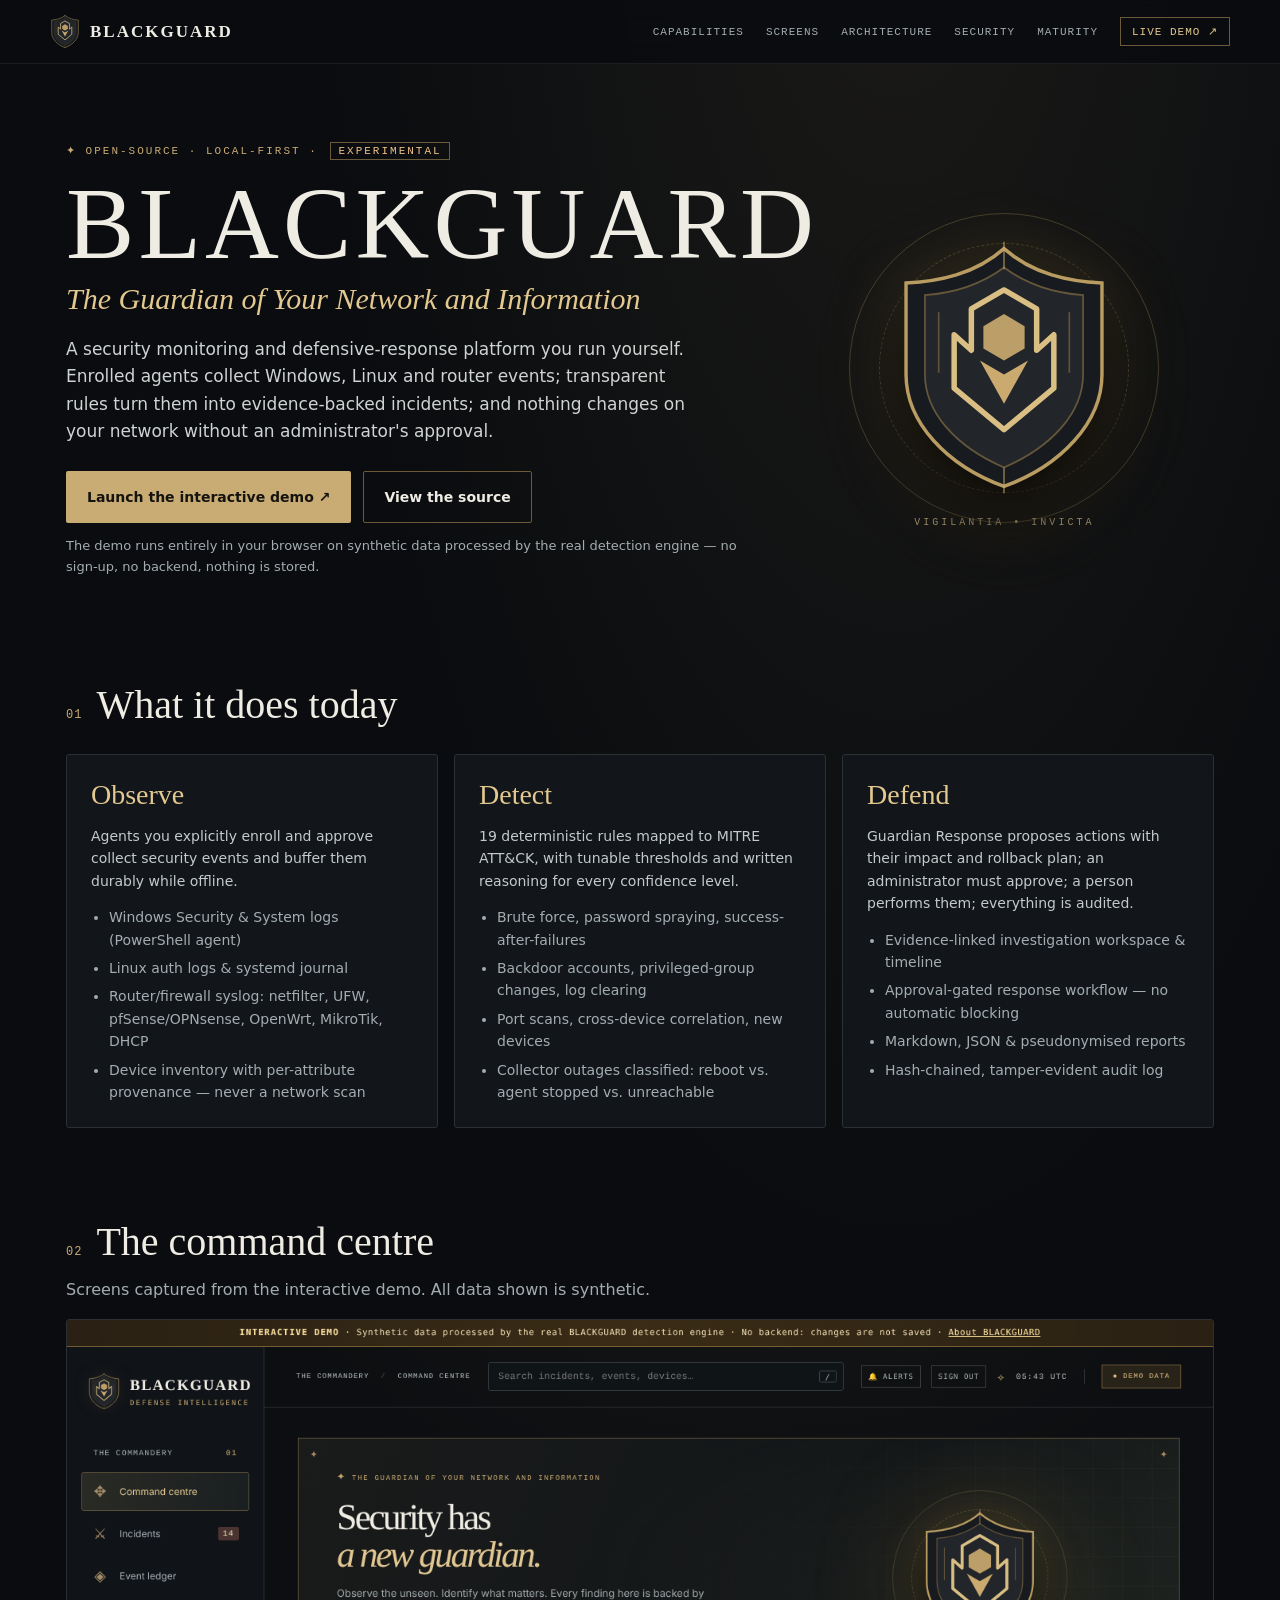
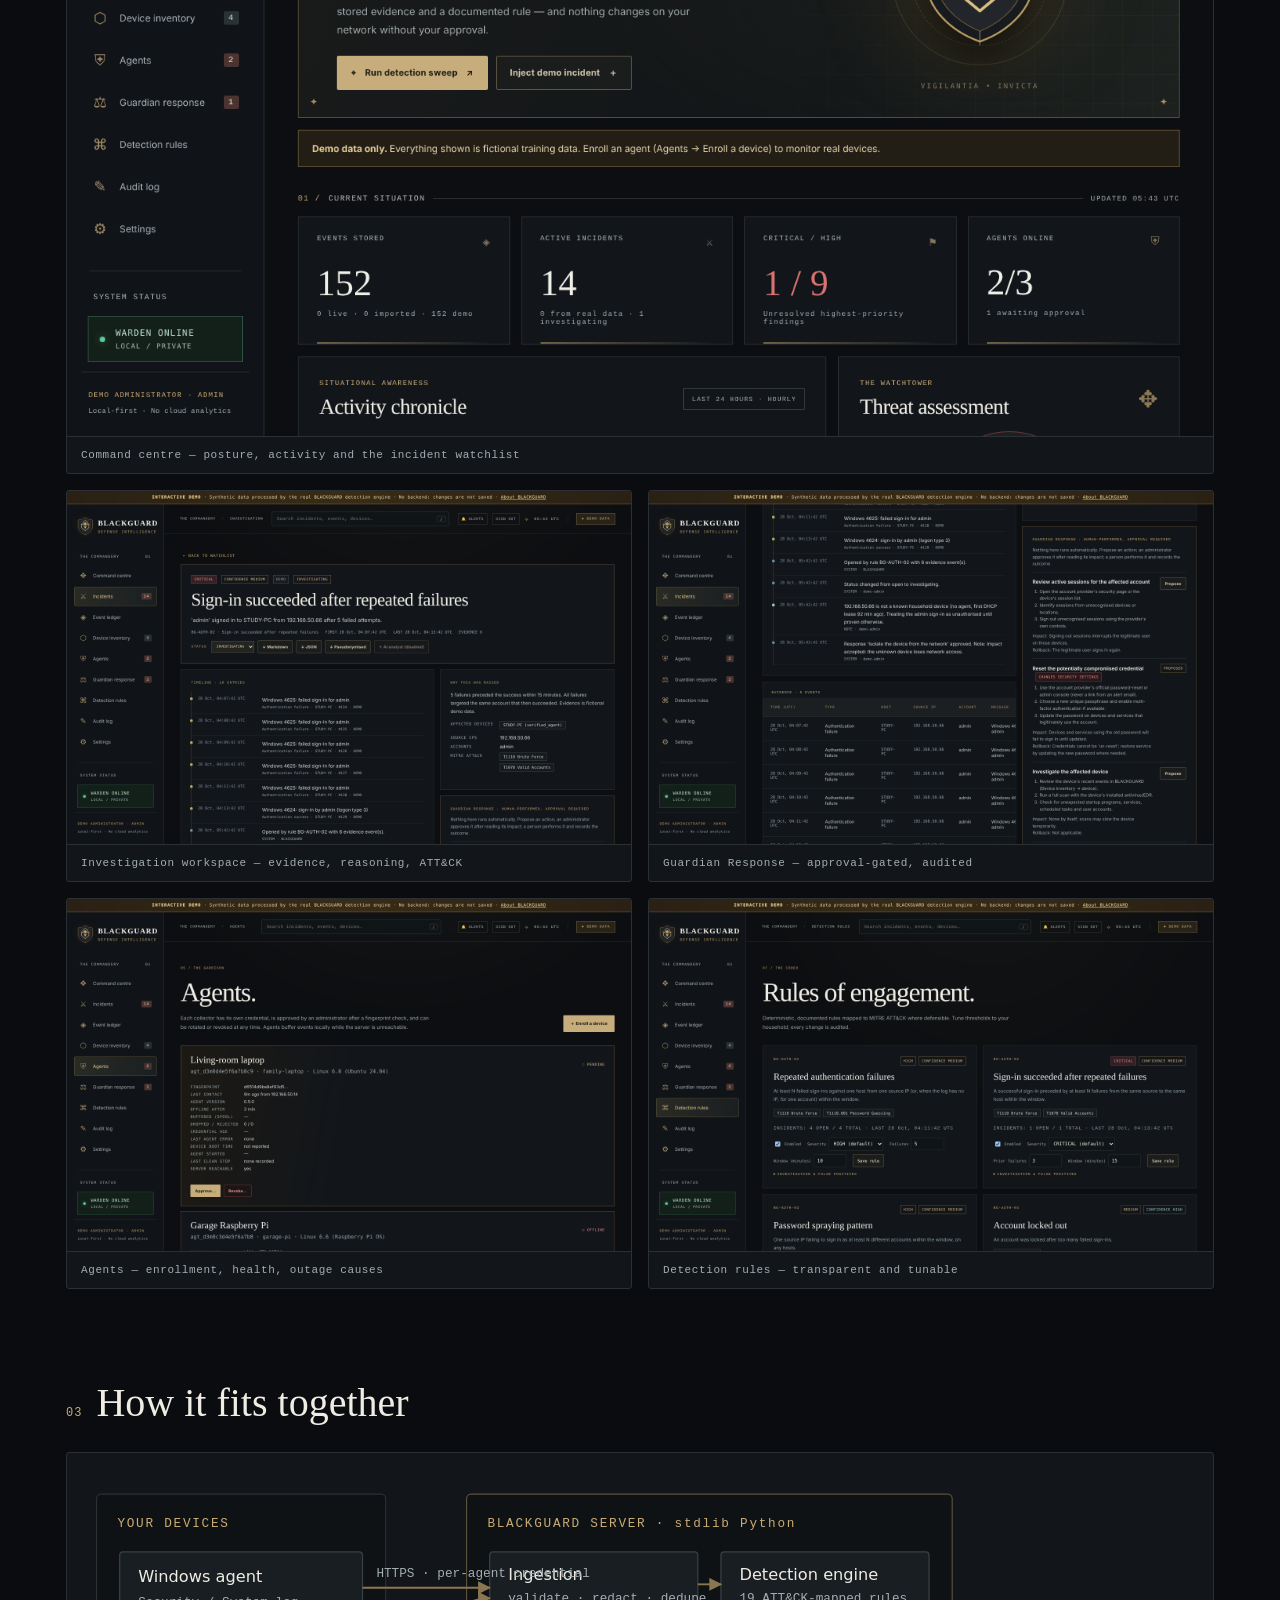
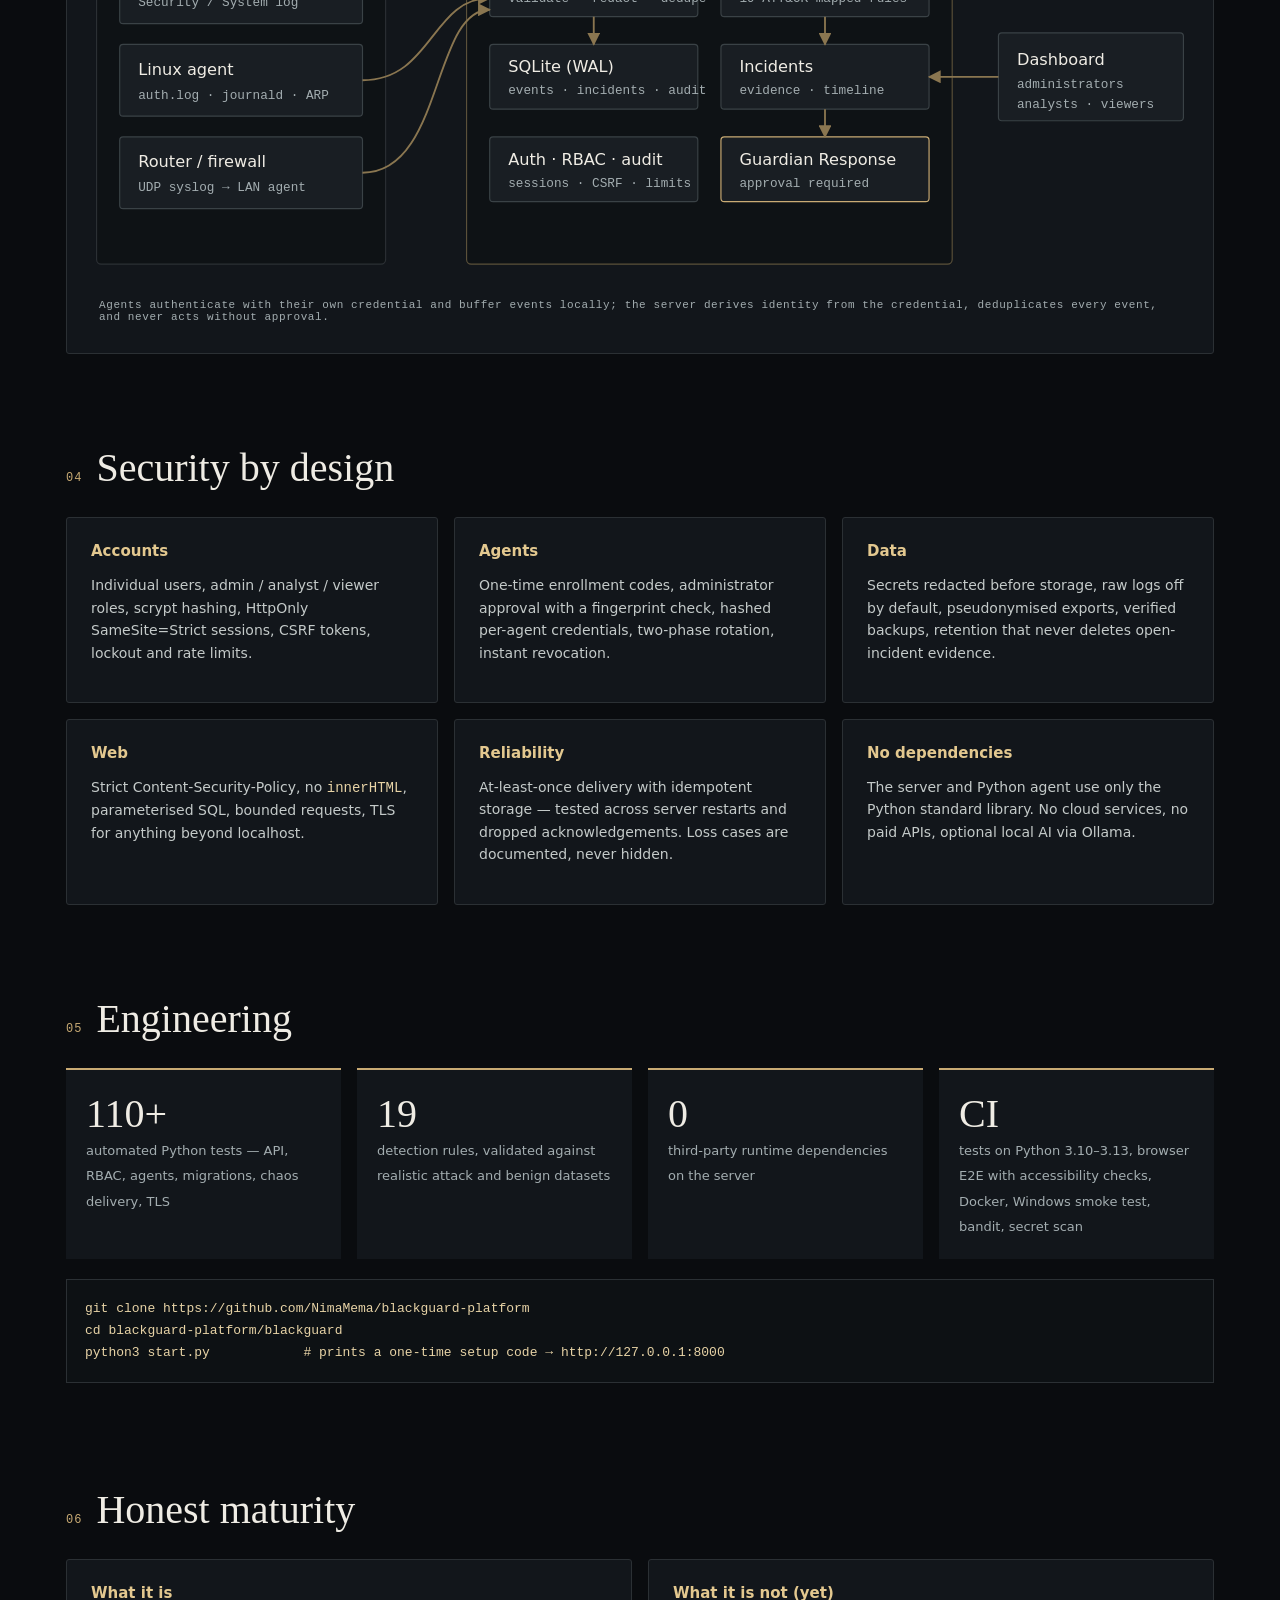
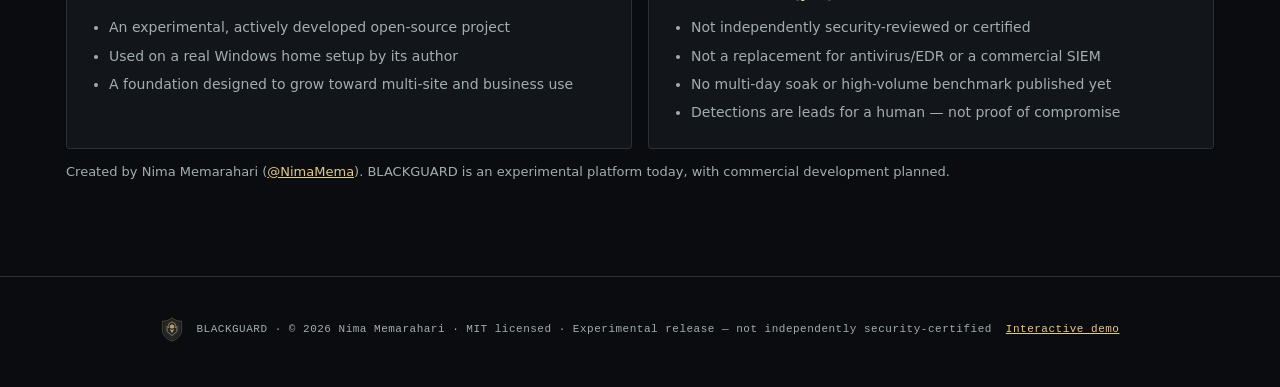
<file: showcase/index.html>
<!DOCTYPE html>
<html lang="en">
<head>
  <meta charset="utf-8">
  <meta name="viewport" content="width=device-width,initial-scale=1">
  <meta http-equiv="Content-Security-Policy" content="default-src 'self'; script-src 'self'; style-src 'self'; img-src 'self' data:; connect-src 'none'; object-src 'none'; base-uri 'none'; form-action 'none'">
  <meta name="theme-color" content="#0a0c0f">
  <meta name="description" content="BLACKGUARD — The Guardian of Your Network and Information. An experimental, local-first, open-source security monitoring platform: agents, explainable detections, evidence-backed incidents and approval-gated response.">
  <meta property="og:title" content="BLACKGUARD — The Guardian of Your Network and Information">
  <meta property="og:description" content="Experimental local-first security monitoring: enrolled agents, explainable ATT&amp;CK-mapped detections, evidence-backed investigations, and responses that never run without approval.">
  <meta property="og:image" content="assets/social-preview.png">
  <title>BLACKGUARD — The Guardian of Your Network and Information</title>
  <link rel="icon" href="assets/shield.svg" type="image/svg+xml">
  <link rel="stylesheet" href="assets/showcase.css">
</head>
<body>
<a class="skip-link" href="#content">Skip to content</a>
<header class="site-header">
  <a class="brand" href="#top" aria-label="BLACKGUARD home"><img src="assets/shield.svg" alt="" width="30" height="35"><span>BLACKGUARD</span></a>
  <nav aria-label="Sections"><a href="#capabilities">Capabilities</a><a href="#screens">Screens</a><a href="#architecture">Architecture</a><a href="#security">Security</a><a href="#maturity">Maturity</a><a class="nav-cta" href="demo/index.html">Live demo ↗</a></nav>
</header>

<main id="content">
<section class="hero" id="top" aria-labelledby="hero-title">
  <div class="hero-copy">
    <p class="eyebrow">✦ OPEN-SOURCE · LOCAL-FIRST · <span class="badge">EXPERIMENTAL</span></p>
    <h1 id="hero-title">BLACKGUARD</h1>
    <p class="tagline">The Guardian of Your Network and Information</p>
    <p class="lede">A security monitoring and defensive-response platform you run yourself. Enrolled agents collect Windows, Linux and router events; transparent rules turn them into evidence-backed incidents; and nothing changes on your network without an administrator's approval.</p>
    <div class="cta-row">
      <a class="btn gold" href="demo/index.html">Launch the interactive demo ↗</a>
      <a class="btn outline" href="https://github.com/NimaMema/blackguard-platform">View the source</a>
    </div>
    <p class="fineprint">The demo runs entirely in your browser on synthetic data processed by the real detection engine — no sign-up, no backend, nothing is stored.</p>
  </div>
  <div class="hero-art" aria-hidden="true"><div class="halo"></div><div class="halo two"></div><img src="assets/shield.svg" alt="" width="220" height="254"><span>VIGILANTIA • INVICTA</span></div>
</section>

<section class="pillars" id="capabilities" aria-labelledby="cap-title">
  <h2 id="cap-title" class="section-title"><span>01</span> What it does today</h2>
  <div class="pillar-grid">
    <article class="pillar"><h3>Observe</h3><p>Agents you explicitly enroll and approve collect security events and buffer them durably while offline.</p>
      <ul><li>Windows Security &amp; System logs (PowerShell agent)</li><li>Linux auth logs &amp; systemd journal</li><li>Router/firewall syslog: netfilter, UFW, pfSense/OPNsense, OpenWrt, MikroTik, DHCP</li><li>Device inventory with per-attribute provenance — never a network scan</li></ul></article>
    <article class="pillar"><h3>Detect</h3><p>19 deterministic rules mapped to MITRE ATT&amp;CK, with tunable thresholds and written reasoning for every confidence level.</p>
      <ul><li>Brute force, password spraying, success-after-failures</li><li>Backdoor accounts, privileged-group changes, log clearing</li><li>Port scans, cross-device correlation, new devices</li><li>Collector outages classified: reboot vs. agent stopped vs. unreachable</li></ul></article>
    <article class="pillar"><h3>Defend</h3><p>Guardian Response proposes actions with their impact and rollback plan; an administrator must approve; a person performs them; everything is audited.</p>
      <ul><li>Evidence-linked investigation workspace &amp; timeline</li><li>Approval-gated response workflow — no automatic blocking</li><li>Markdown, JSON &amp; pseudonymised reports</li><li>Hash-chained, tamper-evident audit log</li></ul></article>
  </div>
</section>

<section id="screens" aria-labelledby="screens-title">
  <h2 id="screens-title" class="section-title"><span>02</span> The command centre</h2>
  <p class="section-lede">Screens captured from the interactive demo. All data shown is synthetic.</p>
  <div class="screens">
    <figure class="wide"><img src="assets/screens/command-centre.png" alt="Command centre: metrics, hourly activity chart, threat posture and active incidents" loading="lazy" width="1440" height="900"><figcaption>Command centre — posture, activity and the incident watchlist</figcaption></figure>
    <figure><img src="assets/screens/investigation.png" alt="Incident investigation workspace with evidence timeline, confidence reasoning and MITRE ATT&amp;CK mapping" loading="lazy" width="1440" height="900"><figcaption>Investigation workspace — evidence, reasoning, ATT&amp;CK</figcaption></figure>
    <figure><img src="assets/screens/response.png" alt="Guardian Response actions with impact statements and approval controls" loading="lazy" width="1440" height="900"><figcaption>Guardian Response — approval-gated, audited</figcaption></figure>
    <figure><img src="assets/screens/agents.png" alt="Agent management showing online, offline and pending agents with health details" loading="lazy" width="1440" height="900"><figcaption>Agents — enrollment, health, outage causes</figcaption></figure>
    <figure><img src="assets/screens/rules.png" alt="Detection rule library with thresholds and ATT&amp;CK links" loading="lazy" width="1440" height="900"><figcaption>Detection rules — transparent and tunable</figcaption></figure>
  </div>
</section>

<section id="architecture" aria-labelledby="arch-title">
  <h2 id="arch-title" class="section-title"><span>03</span> How it fits together</h2>
  <figure class="diagram">
    <svg viewBox="0 0 960 360" role="img" aria-labelledby="arch-desc">
      <title id="arch-desc">Agents on Windows, Linux and a router send events over HTTPS with per-agent credentials to the BLACKGUARD server, which validates, deduplicates and stores them in SQLite, runs detection rules, creates incidents and gates responses behind approval; administrators use the browser dashboard.</title>
      <defs><marker id="arrow" viewBox="0 0 10 10" refX="9" refY="5" markerWidth="7" markerHeight="7" orient="auto"><path d="M0,0 L10,5 L0,10 z" class="ar"/></marker></defs>
      <g class="lane"><rect x="10" y="20" width="250" height="320" rx="4"/><text x="28" y="48" class="lane-t">YOUR DEVICES</text></g>
      <g class="node"><rect x="30" y="70" width="210" height="62" rx="3"/><text x="46" y="96">Windows agent</text><text x="46" y="117" class="sub">Security / System log</text></g>
      <g class="node"><rect x="30" y="150" width="210" height="62" rx="3"/><text x="46" y="176">Linux agent</text><text x="46" y="197" class="sub">auth.log · journald · ARP</text></g>
      <g class="node"><rect x="30" y="230" width="210" height="62" rx="3"/><text x="46" y="256">Router / firewall</text><text x="46" y="277" class="sub">UDP syslog → LAN agent</text></g>
      <g class="lane srv"><rect x="330" y="20" width="420" height="320" rx="4"/><text x="348" y="48" class="lane-t">BLACKGUARD SERVER · stdlib Python</text></g>
      <g class="node"><rect x="350" y="70" width="180" height="56" rx="3"/><text x="366" y="94">Ingestion</text><text x="366" y="113" class="sub">validate · redact · dedupe</text></g>
      <g class="node"><rect x="550" y="70" width="180" height="56" rx="3"/><text x="566" y="94">Detection engine</text><text x="566" y="113" class="sub">19 ATT&amp;CK-mapped rules</text></g>
      <g class="node"><rect x="350" y="150" width="180" height="56" rx="3"/><text x="366" y="174">SQLite (WAL)</text><text x="366" y="193" class="sub">events · incidents · audit</text></g>
      <g class="node"><rect x="550" y="150" width="180" height="56" rx="3"/><text x="566" y="174">Incidents</text><text x="566" y="193" class="sub">evidence · timeline</text></g>
      <g class="node gold"><rect x="550" y="230" width="180" height="56" rx="3"/><text x="566" y="254">Guardian Response</text><text x="566" y="273" class="sub">approval required</text></g>
      <g class="node"><rect x="350" y="230" width="180" height="56" rx="3"/><text x="366" y="254">Auth · RBAC · audit</text><text x="366" y="273" class="sub">sessions · CSRF · limits</text></g>
      <g class="node"><rect x="790" y="140" width="160" height="76" rx="3"/><text x="806" y="168">Dashboard</text><text x="806" y="188" class="sub">administrators</text><text x="806" y="205" class="sub">analysts · viewers</text></g>
      <path class="flow" d="M240 101 H350" marker-end="url(#arrow)"/><path class="flow" d="M240 181 C300 181 300 110 350 110" marker-end="url(#arrow)"/>
      <path class="flow" d="M240 261 C310 261 300 120 350 120" marker-end="url(#arrow)"/>
      <path class="flow" d="M530 98 H550" marker-end="url(#arrow)"/><path class="flow" d="M440 126 V150" marker-end="url(#arrow)"/>
      <path class="flow" d="M640 126 V150" marker-end="url(#arrow)"/><path class="flow" d="M640 206 V230" marker-end="url(#arrow)"/>
      <path class="flow" d="M790 178 H730" marker-end="url(#arrow)"/>
      <text x="252" y="92" class="sub">HTTPS · per-agent credential</text>
    </svg>
    <figcaption>Agents authenticate with their own credential and buffer events locally; the server derives identity from the credential, deduplicates every event, and never acts without approval.</figcaption>
  </figure>
</section>

<section id="security" aria-labelledby="sec-title">
  <h2 id="sec-title" class="section-title"><span>04</span> Security by design</h2>
  <div class="facts">
    <div><h3>Accounts</h3><p>Individual users, admin / analyst / viewer roles, scrypt hashing, HttpOnly SameSite=Strict sessions, CSRF tokens, lockout and rate limits.</p></div>
    <div><h3>Agents</h3><p>One-time enrollment codes, administrator approval with a fingerprint check, hashed per-agent credentials, two-phase rotation, instant revocation.</p></div>
    <div><h3>Data</h3><p>Secrets redacted before storage, raw logs off by default, pseudonymised exports, verified backups, retention that never deletes open-incident evidence.</p></div>
    <div><h3>Web</h3><p>Strict Content-Security-Policy, no <code>innerHTML</code>, parameterised SQL, bounded requests, TLS for anything beyond localhost.</p></div>
    <div><h3>Reliability</h3><p>At-least-once delivery with idempotent storage — tested across server restarts and dropped acknowledgements. Loss cases are documented, never hidden.</p></div>
    <div><h3>No dependencies</h3><p>The server and Python agent use only the Python standard library. No cloud services, no paid APIs, optional local AI via Ollama.</p></div>
  </div>
</section>

<section id="engineering" aria-labelledby="eng-title">
  <h2 id="eng-title" class="section-title"><span>05</span> Engineering</h2>
  <div class="stats">
    <div><strong>110+</strong><span>automated Python tests — API, RBAC, agents, migrations, chaos delivery, TLS</span></div>
    <div><strong>19</strong><span>detection rules, validated against realistic attack and benign datasets</span></div>
    <div><strong>0</strong><span>third-party runtime dependencies on the server</span></div>
    <div><strong>CI</strong><span>tests on Python 3.10–3.13, browser E2E with accessibility checks, Docker, Windows smoke test, bandit, secret scan</span></div>
  </div>
  <pre class="code" aria-label="Quick start"><code>git clone https://github.com/NimaMema/blackguard-platform
cd blackguard-platform/blackguard
python3 start.py            # prints a one-time setup code → http://127.0.0.1:8000</code></pre>
</section>

<section id="maturity" class="maturity" aria-labelledby="mat-title">
  <h2 id="mat-title" class="section-title"><span>06</span> Honest maturity</h2>
  <div class="maturity-grid">
    <div><h3>What it is</h3><ul><li>An experimental, actively developed open-source project</li><li>Used on a real Windows home setup by its author</li><li>A foundation designed to grow toward multi-site and business use</li></ul></div>
    <div><h3>What it is not (yet)</h3><ul><li>Not independently security-reviewed or certified</li><li>Not a replacement for antivirus/EDR or a commercial SIEM</li><li>No multi-day soak or high-volume benchmark published yet</li><li>Detections are leads for a human — not proof of compromise</li></ul></div>
  </div>
  <p class="fineprint">Created by Nima Memarahari (<a href="https://github.com/NimaMema">@NimaMema</a>). BLACKGUARD is an experimental platform today, with commercial development planned.</p>
</section>
</main>

<footer class="site-footer"><img src="assets/shield.svg" alt="" width="22" height="25"><span>BLACKGUARD · © 2026 Nima Memarahari · MIT licensed · Experimental release — not independently security-certified</span><a href="demo/index.html">Interactive demo</a></footer>
</body>
</html>
</file>
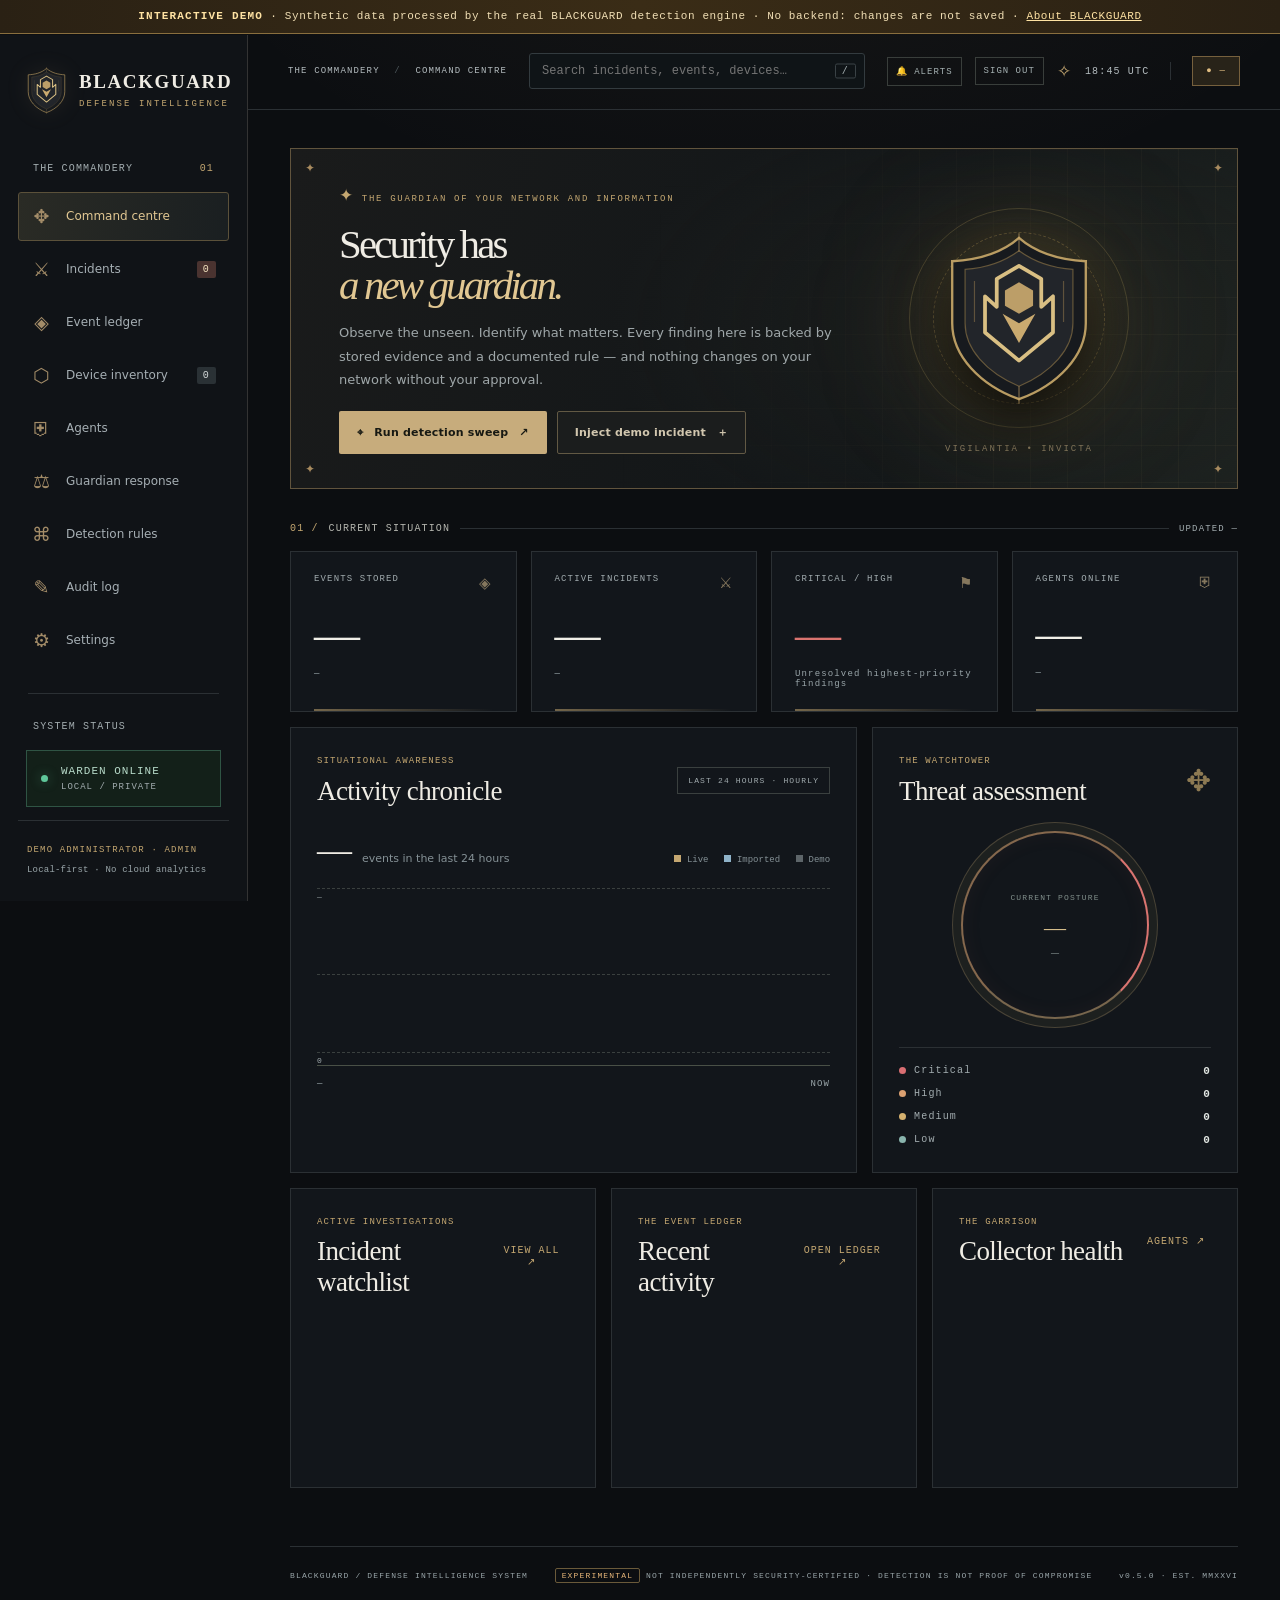
<file: showcase/demo/index.html>
<!DOCTYPE html>
<html lang="en">
<head>
  <meta charset="utf-8">
  <meta name="viewport" content="width=device-width,initial-scale=1">
  <meta name="theme-color" content="#0d1014">
  <meta name="description" content="BLACKGUARD — The guardian of your network and information. Local-first defensive security monitoring.">
  <title>BLACKGUARD — Interactive Demo</title>
  <link rel="icon" href="shield.svg" type="image/svg+xml">
  <link rel="stylesheet" href="style.css">
  <meta http-equiv="Content-Security-Policy" content="default-src 'self'; script-src 'self'; style-src 'self'; img-src 'self' data:; connect-src 'none'; object-src 'none'; base-uri 'none'; form-action 'none'">
  <link rel="stylesheet" href="demo.css">
  <script src="demo-data.js" defer></script>
  <script src="demo-api.js" defer></script>
  <script src="app.js" defer></script>
</head>
<body>
<a class="skip-link" href="#main">Skip to main content</a>
<div class="demo-ribbon" role="note"><strong>INTERACTIVE DEMO</strong> · Synthetic data processed by the real BLACKGUARD detection engine · No backend: changes are not saved · <a href="../index.html">About BLACKGUARD</a></div>
<div id="authGate" class="auth-gate" role="dialog" aria-modal="true" aria-labelledby="authTitle">
  <div class="auth-card decorated">
    <img src="shield.svg" alt="BLACKGUARD crest" width="74" height="85">
    <div class="micro gold" id="authEyebrow">RESTRICTED COMMANDERY</div>
    <h1 id="authTitle">Enter the keep.</h1>
    <p id="authIntro">Sign in with your BLACKGUARD account.</p>
    <form id="loginForm">
      <label for="loginUser">USERNAME</label>
      <input id="loginUser" autocomplete="username" spellcheck="false" required maxlength="40">
      <label for="loginPass">PASSWORD</label>
      <input id="loginPass" type="password" autocomplete="current-password" required maxlength="256">
      <button class="btn gold-btn" type="submit">Unlock command centre ↗</button>
    </form>
    <form id="setupForm" hidden>
      <label for="setupCode">ONE-TIME SETUP CODE</label>
      <input id="setupCode" autocomplete="off" spellcheck="false" required placeholder="Printed in the server console">
      <label for="setupUser">ADMINISTRATOR USERNAME</label>
      <input id="setupUser" autocomplete="username" spellcheck="false" required minlength="3" maxlength="40" pattern="[A-Za-z0-9_.\-]{3,40}">
      <label for="setupPass">PASSWORD (12+ CHARACTERS; A PASSPHRASE IS IDEAL)</label>
      <input id="setupPass" type="password" autocomplete="new-password" required minlength="12" maxlength="256">
      <label for="setupPass2">REPEAT PASSWORD</label>
      <input id="setupPass2" type="password" autocomplete="new-password" required minlength="12" maxlength="256">
      <button class="btn gold-btn" type="submit">Create administrator ↗</button>
    </form>
    <small id="authError" role="alert"></small>
  </div>
</div>

<div class="app-shell">
  <aside class="sidebar" id="sidebar">
    <div class="brand">
      <img src="shield.svg" alt="" width="41" height="49">
      <div><strong>BLACKGUARD</strong><span>DEFENSE INTELLIGENCE</span></div>
    </div>
    <div class="sidebar-section">THE COMMANDERY <span>01</span></div>
    <nav aria-label="Main navigation" class="nav-list">
      <button class="nav-item active" data-view="overview"><span class="nav-icon">✥</span> Command centre</button>
      <button class="nav-item" data-view="incidents"><span class="nav-icon">⚔</span> Incidents <span class="nav-count" id="navIncidents">0</span></button>
      <button class="nav-item" data-view="events"><span class="nav-icon">◈</span> Event ledger</button>
      <button class="nav-item" data-view="devices"><span class="nav-icon">⬡</span> Device inventory <span class="nav-count muted-count" id="navDevices">0</span></button>
      <button class="nav-item" data-view="agents"><span class="nav-icon">⛨</span> Agents <span class="nav-count" id="navAgents" hidden>0</span></button>
      <button class="nav-item" data-view="responses"><span class="nav-icon">⚖</span> Guardian response <span class="nav-count" id="navResponses" hidden>0</span></button>
      <button class="nav-item" data-view="rules"><span class="nav-icon">⌘</span> Detection rules</button>
      <button class="nav-item" data-view="audit" data-perm="view_audit"><span class="nav-icon">✎</span> Audit log</button>
      <button class="nav-item" data-view="settings"><span class="nav-icon">⚙</span> Settings</button>
    </nav>
    <div class="sidebar-rule"></div>
    <div class="sidebar-section">SYSTEM STATUS</div>
    <div class="status-card" id="statusCard"><span class="signal"></span><div><strong id="statusTitle">CONNECTING…</strong><small id="statusSub">LOCAL / PRIVATE</small></div></div>
    <div class="sidebar-spacer"></div>
    <div class="sidebar-bottom"><span id="whoami">—</span><small>Local-first · No cloud analytics</small></div>
  </aside>

  <div class="workspace">
    <header class="topbar">
      <div class="topbar-left"><button id="menuToggle" class="menu-toggle" aria-label="Toggle navigation" aria-controls="sidebar">☷</button><span class="micro">THE COMMANDERY <span class="muted">/</span> <span id="currentViewLabel">COMMAND CENTRE</span></span></div>
      <div class="global-search" role="search">
        <label class="sr-only" for="globalSearch">Search incidents, events, devices and agents</label>
        <input id="globalSearch" type="search" placeholder="Search incidents, events, devices…" autocomplete="off" spellcheck="false"
               role="combobox" aria-autocomplete="list" aria-expanded="false" aria-controls="searchResults">
        <kbd class="search-hint" aria-hidden="true">/</kbd>
        <div id="searchResults" class="search-results" role="listbox" aria-label="Search results" hidden></div>
      </div>
      <div class="topbar-right"><button id="enableNotify" class="topbar-action" title="Enable browser notifications">🔔 ALERTS</button><button id="signOut" class="topbar-action" title="Sign out">SIGN OUT</button><span class="tiny-sigil">✧</span> <span id="clock">--:-- UTC</span><span class="line-sep"></span><span class="mode-tag" id="modeTagWrap" title="Which kinds of data are stored">● <span id="modeTag">—</span></span></div>
    </header>
    <main id="main" tabindex="-1">
      <!-- 01 OVERVIEW -->
      <section id="overview" class="view active" aria-labelledby="overviewTitle">
        <div class="hero decorated">
          <div class="hero-copy"><div class="micro gold"><span class="tiny-sigil">✦</span> THE GUARDIAN OF YOUR NETWORK AND INFORMATION</div><h1 id="overviewTitle">Security has<br><em>a new guardian.</em></h1><p>Observe the unseen. Identify what matters. Every finding here is backed by stored evidence and a documented rule — and nothing changes on your network without your approval.</p><div class="hero-actions"><button id="runDetection" class="btn gold-btn" data-perm="detect"><span>⌖</span> Run detection sweep <span>↗</span></button><button id="injectDemo" class="btn outline-btn" data-perm="detect">Inject demo incident <span>＋</span></button></div></div>
          <div class="hero-art"><div class="aura"></div><div class="halo halo-one"></div><div class="halo halo-two"></div><img src="shield.svg" alt="BLACKGUARD heraldic shield" width="202" height="240"><span class="hero-roman">VIGILANTIA • INVICTA</span></div>
          <div class="corner tl">✦</div><div class="corner tr">✦</div><div class="corner bl">✦</div><div class="corner br">✦</div>
        </div>
        <div id="healthBanner" class="data-banner health-banner" role="status" hidden></div>
        <div id="dataBanner" class="data-banner" hidden></div>
        <section id="onboarding" class="panel onboarding" aria-labelledby="onboardingTitle" hidden>
          <div class="panel-head"><div><div class="micro gold">FIRST WATCH</div><h2 id="onboardingTitle">Raise your defences</h2></div><button class="text-link" id="dismissOnboarding">HIDE CHECKLIST ✕</button></div>
          <ol id="onboardingSteps" class="onboarding-steps"></ol>
        </section>
        <div class="section-eyebrow"><span>01 /</span> CURRENT SITUATION <span class="grow-line"></span><span>UPDATED <span id="updatedLabel">—</span></span></div>
        <div class="metrics">
          <article class="metric"><div class="metric-top">EVENTS STORED <span>◈</span></div><div class="metric-number" id="metricEvents">—</div><div class="metric-bottom" id="metricEventsSub">—</div></article>
          <article class="metric"><div class="metric-top">ACTIVE INCIDENTS <span>⚔</span></div><div class="metric-number" id="metricIncidents">—</div><div class="metric-bottom" id="metricIncidentsSub">—</div></article>
          <article class="metric"><div class="metric-top">CRITICAL / HIGH <span>⚑</span></div><div class="metric-number danger" id="metricCritical">—</div><div class="metric-bottom">Unresolved highest-priority findings</div></article>
          <article class="metric"><div class="metric-top">AGENTS ONLINE <span>⛨</span></div><div class="metric-number" id="metricAgents">—</div><div class="metric-bottom" id="metricAgentsSub">—</div></article>
        </div>
        <div class="content-grid">
          <article class="panel telemetry"><div class="panel-head"><div><div class="micro gold">SITUATIONAL AWARENESS</div><h2>Activity chronicle</h2></div><span class="subtle-pill">LAST 24 HOURS · HOURLY</span></div><div class="chart-info"><strong id="chartTotal">—</strong><span>events in the last 24 hours</span><span class="chart-legend"><i class="legend-block live"></i>Live <i class="legend-block imported"></i>Imported <i class="legend-block demo"></i>Demo</span></div><div class="chart-wrap"><div class="chart-grid"><span id="chartMax">—</span><span></span><span>0</span></div><div id="activityChart" class="chart-bars" role="img" aria-label="Hourly event volume"></div></div><div class="chart-caption"><span id="chartStart">—</span><span>NOW</span></div></article>
          <article class="panel watchlist"><div class="panel-head"><div><div class="micro gold">THE WATCHTOWER</div><h2>Threat assessment</h2></div><span class="crest-mark">✥</span></div><div class="threat-ring" id="threatRing"><div class="threat-ring-inner"><span class="micro">CURRENT POSTURE</span><strong id="threatPosture">—</strong><small id="threatSub">—</small></div></div><div class="severity-list"><div><span><i class="dot critical"></i> Critical</span><strong id="countCritical">0</strong></div><div><span><i class="dot high"></i> High</span><strong id="countHigh">0</strong></div><div><span><i class="dot medium"></i> Medium</span><strong id="countMedium">0</strong></div><div><span><i class="dot low"></i> Low</span><strong id="countLow">0</strong></div></div></article>
        </div>
        <div class="content-grid triple-grid">
          <article class="panel"><div class="panel-head"><div><div class="micro gold">ACTIVE INVESTIGATIONS</div><h2>Incident watchlist</h2></div><button class="text-link" data-go="incidents">VIEW ALL ↗</button></div><div id="incidentPreview" class="preview-list"></div></article>
          <article class="panel"><div class="panel-head"><div><div class="micro gold">THE EVENT LEDGER</div><h2>Recent activity</h2></div><button class="text-link" data-go="events">OPEN LEDGER ↗</button></div><div id="eventPreview" class="preview-list"></div></article>
          <article class="panel"><div class="panel-head"><div><div class="micro gold">THE GARRISON</div><h2>Collector health</h2></div><button class="text-link" data-go="agents">AGENTS ↗</button></div><div id="agentPreview" class="preview-list"></div></article>
        </div>
      </section>

      <!-- 02 INCIDENTS -->
      <section id="incidents" class="view">
        <div class="page-heading"><div><div class="micro gold">02 / INCIDENT RESPONSE</div><h1>The watchlist.</h1><p>Every finding names its rule, evidence, confidence and the reasoning behind it. Findings are leads for a human to verify — not proof of compromise.</p></div><div class="hero-actions"><button class="btn outline-btn" id="downloadReport" data-perm="export">↓ Full report</button><button class="btn gold-btn" id="runDetection2" data-perm="detect">⌖ Run detection sweep</button></div></div>
        <form class="filters" id="incidentFilters">
          <input id="incidentSearch" type="search" placeholder="Search title, host, IP, rule…" aria-label="Search incidents">
          <select id="incidentStatus" aria-label="Incident status"><option value="active">Active (open + investigating)</option><option value="">All statuses</option><option value="open">Open</option><option value="investigating">Investigating</option><option value="resolved">Resolved</option></select>
          <select id="incidentSeverity" aria-label="Severity"><option value="">All severities</option><option value="critical">Critical</option><option value="high">High</option><option value="medium">Medium</option><option value="low">Low</option></select>
          <select id="incidentMode" aria-label="Dataset"><option value="">Live, imported and demo</option><option value="live">Live only</option><option value="imported">Imported only</option><option value="demo">Demo only</option></select>
          <span id="incidentResults" class="micro">—</span>
        </form>
        <div id="incidentList" class="incident-list"></div>
      </section>

      <!-- 02b INCIDENT WORKSPACE -->
      <section id="incident" class="view">
        <button class="text-link back-link" data-go="incidents">← BACK TO WATCHLIST</button>
        <div id="incidentWorkspace"></div>
      </section>

      <!-- 03 EVENTS -->
      <section id="events" class="view">
        <div class="page-heading"><div><div class="micro gold">03 / THE ARCHIVE</div><h1>Event ledger.</h1><p>Search every stored event on the server. Each record shows where it came from: a verified agent, an unverified import, the server itself, or fictional demo data.</p></div></div>
        <div class="import-panel panel" data-perm="import"><div><div class="micro gold">CONTROLLED INGESTION</div><h2>Import JSON event records</h2><p>Choose a JSON file with an <code>events</code> array (up to 500 records). Imported records are marked <em>imported / unverified</em> and are deduplicated if imported twice. Only import logs you are authorised to analyse.</p></div><label for="eventFile" class="btn outline-btn" tabindex="0" id="eventFileLabel">Choose JSON file ↗</label><input id="eventFile" type="file" accept=".json,application/json" class="sr-only"></div>
        <form class="filters" id="eventFilters">
          <input id="eventSearch" type="search" placeholder="Search message, account, host, IP…" aria-label="Search events">
          <select id="eventType" aria-label="Event type"><option value="">All event types</option></select>
          <select id="eventMode" aria-label="Origin"><option value="">All origins</option><option value="live">Live</option><option value="imported">Imported</option><option value="demo">Demo</option></select>
          <input id="eventHost" placeholder="Host" aria-label="Host (exact)" class="narrow">
          <input id="eventIp" placeholder="Source IP" aria-label="Source IP (exact)" class="narrow">
          <select id="eventRange" aria-label="Time range"><option value="">Any time</option><option value="60">Last hour</option><option value="1440">Last 24 hours</option><option value="10080">Last 7 days</option><option value="43200">Last 30 days</option><option value="custom">Custom range…</option></select>
          <label class="inline-label custom-range" hidden>From <input id="eventSince" type="datetime-local" aria-label="From (UTC)"></label>
          <label class="inline-label custom-range" hidden>To <input id="eventUntil" type="datetime-local" aria-label="To (UTC)"></label>
          <button class="btn outline-btn small" type="submit">Search</button>
          <button class="btn outline-btn small" type="button" id="eventReset">Reset</button>
          <span id="eventResults" class="micro">—</span>
        </form>
        <div class="panel table-panel"><div class="table-scroll" tabindex="0" role="region" aria-label="Event ledger table (scrollable)"><table class="sortable" id="eventTable"><caption class="sr-only">Stored security events. Column headers sort the loaded rows.</caption><thead><tr><th aria-sort="descending"><button data-sort="timestamp">TIME (UTC)</button></th><th aria-sort="none"><button data-sort="type">TYPE</button></th><th aria-sort="none"><button data-sort="host">HOST</button></th><th aria-sort="none"><button data-sort="source_ip">SOURCE IP</button></th><th aria-sort="none"><button data-sort="actor">ACCOUNT</button></th><th>MESSAGE</th><th aria-sort="none"><button data-sort="mode">ORIGIN</button></th></tr></thead><tbody id="eventRows"></tbody></table></div></div>
        <div class="load-more"><button class="btn outline-btn" id="eventMore" hidden>Load older events</button></div>
      </section>

      <!-- 04 DEVICES -->
      <section id="devices" class="view">
        <div class="page-heading"><div><div class="micro gold">04 / THE REALM</div><h1>Device inventory.</h1><p>Devices known from approved agents, router DHCP leases, a collector's passive ARP cache, or your own entries. Each attribute is labelled <em>confirmed</em>, <em>reported</em> or <em>inferred</em>. BLACKGUARD never scans your network.</p></div><div class="hero-actions"><button class="btn outline-btn" id="addDevice" data-perm="manage_agents">＋ Add device manually</button></div></div>
        <div class="filters"><select id="deviceFilter" aria-label="Device filter"><option value="">All devices</option><option value="unreviewed">Not yet reviewed</option><option value="monitored">Monitored by an agent</option><option value="offline">Agent offline</option></select><span id="deviceResults" class="micro">—</span></div>
        <div id="deviceList" class="device-grid"></div>
      </section>

      <!-- 05 AGENTS -->
      <section id="agents" class="view">
        <div class="page-heading"><div><div class="micro gold">05 / THE GARRISON</div><h1>Agents.</h1><p>Each collector has its own credential, is approved by an administrator after a fingerprint check, and can be rotated or revoked at any time. Agents buffer events locally while the server is unreachable.</p></div><div class="hero-actions"><button class="btn gold-btn" id="newInvite" data-perm="manage_agents">＋ Enroll a device</button></div></div>
        <div id="inviteResult"></div>
        <div id="agentList" class="agent-list"></div>
        <details class="panel invites-panel" data-perm="manage_agents"><summary><span class="micro gold">ENROLLMENT CODES</span> <span id="inviteCount" class="micro"></span></summary><div id="inviteList"></div></details>
      </section>

      <!-- 06 RESPONSES -->
      <section id="responses" class="view">
        <div class="page-heading"><div><div class="micro gold">06 / GUARDIAN RESPONSE</div><h1>Measured response.</h1><p>Actions are proposed from an incident, approved by an administrator who acknowledges the impact, carried out by a person, and recorded with a rollback plan. BLACKGUARD does not block, disconnect, reset or counter-attack anything by itself.</p></div></div>
        <div class="filters"><select id="responseFilter" aria-label="Response status"><option value="">All actions</option><option value="proposed">Awaiting approval</option><option value="approved">Approved — to be performed</option><option value="completed">Completed</option><option value="rolled_back">Rolled back</option><option value="rejected">Rejected</option><option value="cancelled">Cancelled</option></select><span id="responseResults" class="micro">—</span></div>
        <div id="responseList" class="incident-list"></div>
      </section>

      <!-- 07 RULES -->
      <section id="rules" class="view">
        <div class="page-heading"><div><div class="micro gold">07 / THE CODEX</div><h1>Rules of engagement.</h1><p>Deterministic, documented rules mapped to MITRE ATT&amp;CK where defensible. Tune thresholds to your household; every change is audited.</p></div></div>
        <div id="ruleList" class="rule-grid"></div>
      </section>

      <!-- 08 AUDIT -->
      <section id="audit" class="view">
        <div class="page-heading"><div><div class="micro gold">08 / THE CHRONICLE</div><h1>Audit log.</h1><p>Sign-ins, approvals, rule changes, exports and every response decision. Entries are hash-chained so tampering with history is detectable.</p></div><span id="auditChain" class="subtle-pill">—</span></div>
        <form class="filters" id="auditFilters"><input id="auditAction" placeholder="Action prefix, e.g. auth. or agent." aria-label="Filter by action"><button class="btn outline-btn small" type="submit">Filter</button><span id="auditResults" class="micro">—</span></form>
        <div class="panel table-panel"><div class="table-scroll" tabindex="0" role="region" aria-label="Audit log table (scrollable)"><table><thead><tr><th>TIME (UTC)</th><th>ACTOR</th><th>ACTION</th><th>TARGET</th><th>OUTCOME</th><th>IP</th><th>DETAIL</th></tr></thead><tbody id="auditRows"></tbody></table></div></div>
        <div class="load-more"><button class="btn outline-btn" id="auditMore" hidden>Load older entries</button></div>
      </section>

      <!-- 09 SETTINGS -->
      <section id="settings" class="view">
        <div class="page-heading"><div><div class="micro gold">09 / THE KEEP</div><h1>Settings.</h1><p>Your account, administrators, data retention, backups and system health.</p></div></div>
        <div class="settings-grid">
          <article class="panel"><div class="micro gold">YOUR ACCOUNT</div><h2>Change password</h2>
            <form id="passwordForm" class="stack-form"><label>Current password<input type="password" id="pwCurrent" autocomplete="current-password" required></label><label>New password (12+ characters)<input type="password" id="pwNew" autocomplete="new-password" minlength="12" required></label><button class="btn gold-btn" type="submit">Change password</button></form></article>
          <article class="panel" data-perm="manage_users"><div class="micro gold">ADMINISTRATORS &amp; ROLES</div><h2>Users</h2><div id="userList"></div>
            <form id="userForm" class="stack-form"><label>Username<input id="newUser" required minlength="3" maxlength="40" pattern="[A-Za-z0-9_.\-]{3,40}" autocomplete="off"></label><label>Role<select id="newRole"><option value="viewer">Viewer — read only</option><option value="analyst">Analyst — investigate, import, export</option><option value="admin">Administrator — full control</option></select></label><label>Initial password (12+)<input id="newPass" type="password" minlength="12" required autocomplete="new-password"></label><button class="btn outline-btn" type="submit">Create user</button></form></article>
          <article class="panel" data-perm="manage_system"><div class="micro gold">DATA LIFECYCLE</div><h2>Retention &amp; backups</h2>
            <form id="retentionForm" class="stack-form"><label>Keep events (days)<input id="retEvents" type="number" min="7" max="3650" required></label><label>Keep audit log (days)<input id="retAudit" type="number" min="30" max="3650" required></label><label>Automatic daily backups to keep<input id="retBackups" type="number" min="1" max="90" required></label><button class="btn outline-btn" type="submit">Save retention</button></form>
            <p class="hint">Evidence linked to unresolved incidents is never deleted by retention.</p>
            <div class="row-actions"><button class="btn outline-btn" id="backupNow">Back up now</button></div><ul id="backupList" class="mono-list" aria-label="Recent backups"></ul></article>
          <article class="panel"><div class="micro gold">SYSTEM HEALTH</div><h2>Warden status</h2><div id="healthList" class="kv-list"></div></article>
          <article class="panel" data-perm="manage_system"><div class="micro gold">TRAINING DATA</div><h2>Demo data</h2><p class="hint">Demo records are fictional and always labelled DEMO. Remove them once real collectors are reporting.</p><div class="row-actions"><button class="btn outline-btn" id="purgeDemo">Remove all demo data…</button></div></article>
        </div>
      </section>
    </main>
    <footer><span>BLACKGUARD / DEFENSE INTELLIGENCE SYSTEM</span><span><span class="experimental-tag">EXPERIMENTAL</span> NOT INDEPENDENTLY SECURITY-CERTIFIED · DETECTION IS NOT PROOF OF COMPROMISE</span><span id="footerVersion">EST. MMXXVI</span></footer>
  </div>
</div>

<div id="drawer" class="drawer" hidden role="dialog" aria-modal="true" aria-labelledby="drawerTitle">
  <div class="drawer-backdrop" data-close-drawer></div>
  <div class="drawer-panel"><div class="drawer-head"><h2 id="drawerTitle">—</h2><button class="topbar-action" data-close-drawer aria-label="Close">CLOSE ✕</button></div><div id="drawerBody" class="drawer-body"></div></div>
</div>
<dialog id="modal" class="modal" aria-labelledby="modalTitle"><form method="dialog" id="modalForm"><h2 id="modalTitle">—</h2><div id="modalBody"></div><div class="modal-actions"><button value="cancel" class="btn outline-btn" id="modalCancel" formnovalidate>Cancel</button><button value="ok" class="btn gold-btn" id="modalOk">Confirm</button></div></form></dialog>
<div id="toast" class="toast" role="status" aria-live="polite"></div>
</body>
</html>
</file>
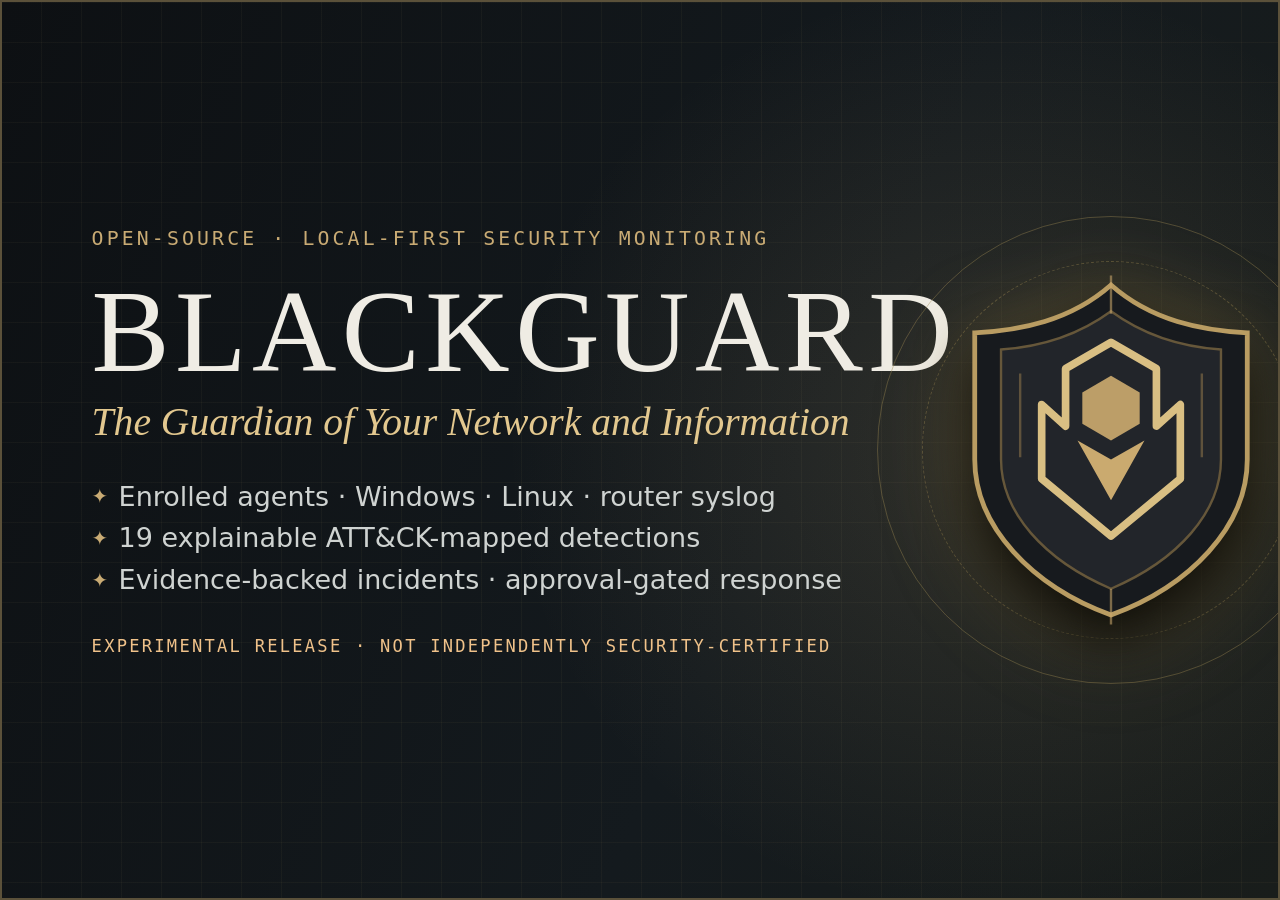
<file: showcase/assets/social-card.html>
<!DOCTYPE html>
<html lang="en">
<head>
<meta charset="utf-8">
<meta http-equiv="Content-Security-Policy" content="default-src 'self'; style-src 'self'; img-src 'self'">
<title>BLACKGUARD social card</title>
<link rel="stylesheet" href="social-card.css">
</head>
<body>
<div class="card">
  <div class="copy">
    <p class="eyebrow">OPEN-SOURCE · LOCAL-FIRST SECURITY MONITORING</p>
    <h1>BLACKGUARD</h1>
    <p class="tagline">The Guardian of Your Network and Information</p>
    <ul><li>Enrolled agents · Windows · Linux · router syslog</li><li>19 explainable ATT&amp;CK-mapped detections</li><li>Evidence-backed incidents · approval-gated response</li></ul>
    <p class="note">EXPERIMENTAL RELEASE · NOT INDEPENDENTLY SECURITY-CERTIFIED</p>
  </div>
  <div class="art"><div class="halo"></div><div class="halo two"></div><img src="shield.svg" alt="BLACKGUARD shield" width="250" height="289"></div>
</div>
</body>
</html>
</file>
<file: showcase/assets/showcase.css>
:root{--obsidian:#0a0c0f;--panel:#12161b;--panel2:#171c21;--line:#2b3034;--gold:#c9ab74;--gold-ink:#e3c88f;--ivory:#efece4;--muted:#a3adb0;--crimson:#e07a76;--emerald:#7fd6ae;--radius:3px}
*{box-sizing:border-box}
html{scroll-behavior:smooth}
body{margin:0;background:radial-gradient(ellipse 70% 45% at 70% -5%,#c9ab7418,transparent 65%),var(--obsidian);color:var(--ivory);
  font-family:Inter,ui-sans-serif,system-ui,-apple-system,"Segoe UI",sans-serif;line-height:1.6}
a{color:var(--gold-ink)}
:focus-visible{outline:2px solid var(--gold-ink);outline-offset:3px}
.skip-link{position:absolute;left:12px;top:-60px;background:var(--gold);color:#14130f;padding:10px 14px;font-weight:700;z-index:10}
.skip-link:focus{top:12px}
.site-header{position:sticky;top:0;z-index:5;display:flex;justify-content:space-between;align-items:center;gap:20px;padding:14px max(16px,calc((100vw - 1180px)/2));
  background:#0a0c0fe6;backdrop-filter:blur(10px);border-bottom:1px solid #2b303480}
.brand{display:flex;align-items:center;gap:10px;color:var(--ivory);text-decoration:none;font:600 17px Georgia,serif;letter-spacing:2px}
.site-header nav{display:flex;gap:22px;align-items:center;flex-wrap:wrap}
.site-header nav a{color:var(--muted);text-decoration:none;font:11px ui-monospace,SFMono-Regular,Consolas,monospace;letter-spacing:1px;text-transform:uppercase}
.site-header nav a:hover{color:var(--gold-ink)}
.site-header .nav-cta{color:var(--gold-ink);border:1px solid #6b5a3a;padding:7px 11px}
main{max-width:1180px;margin:0 auto;padding:0 16px}
section{padding:70px 0 20px}
.hero{display:grid;grid-template-columns:minmax(0,1.25fr) minmax(240px,.75fr);gap:30px;align-items:center;padding-top:80px}
.eyebrow{font:11px ui-monospace,monospace;letter-spacing:2px;color:var(--gold);margin:0}
.badge{border:1px solid #6b5a3a;color:#f0c28a;padding:2px 7px;margin-left:4px}
.hero h1{font:400 clamp(48px,8vw,104px)/0.95 Georgia,"Times New Roman",serif;letter-spacing:.04em;margin:18px 0 10px}
.tagline{font:italic clamp(20px,2.6vw,30px) Georgia,serif;color:var(--gold-ink);margin:0 0 20px}
.lede{font-size:17px;color:#cfd3d1;max-width:620px}
.cta-row{display:flex;gap:12px;flex-wrap:wrap;margin:26px 0 12px}
.btn{display:inline-flex;align-items:center;padding:14px 20px;font-weight:650;font-size:14px;text-decoration:none;border:1px solid transparent;border-radius:2px}
.btn.gold{background:var(--gold);color:#14130f}.btn.gold:hover{background:#e6cd9b}
.btn.outline{border-color:#6b5a3a;color:var(--ivory)}.btn.outline:hover{background:#1d1f1d}
.fineprint{font-size:13px;color:var(--muted)}
.hero-art{position:relative;display:grid;place-items:center;min-height:320px}
.hero-art img{position:relative;z-index:1;filter:drop-shadow(0 26px 30px #000c) drop-shadow(0 0 30px #e8bb4e33);width:min(220px,50vw);height:auto}
.halo{position:absolute;width:310px;height:310px;border:1px solid #9a86525a;border-radius:50%}
.halo.two{width:250px;height:250px;border-style:dashed;transform:rotate(40deg)}
.hero-art span{position:absolute;bottom:0;font:10px ui-monospace,monospace;letter-spacing:3px;color:#9a8a6a}
.section-title{font:400 clamp(28px,3.4vw,40px) Georgia,serif;margin:0 0 26px;display:flex;gap:14px;align-items:baseline}
.section-title span{font:12px ui-monospace,monospace;color:var(--gold);letter-spacing:1px}
.section-lede{color:var(--muted);margin-top:-14px}
.pillar-grid,.facts,.maturity-grid{display:grid;grid-template-columns:repeat(3,minmax(0,1fr));gap:16px}
.pillar,.facts>div,.maturity-grid>div{background:var(--panel);border:1px solid var(--line);padding:24px;border-radius:var(--radius)}
.pillar h3{font:400 28px Georgia,serif;color:var(--gold-ink);margin:0 0 6px}
.pillar p,.facts p{color:#c4cac9;font-size:14px}
.pillar ul,.maturity ul{padding-left:18px;color:var(--muted);font-size:14px;margin-bottom:0}
.pillar li+li,.maturity li+li{margin-top:6px}
.screens{display:grid;grid-template-columns:repeat(2,minmax(0,1fr));gap:16px}
.screens figure{margin:0;background:var(--panel);border:1px solid var(--line);border-radius:var(--radius);overflow:hidden}
.screens figure.wide{grid-column:1/-1}
.screens img{display:block;width:100%;height:auto;border-bottom:1px solid var(--line)}
figcaption{font:11px ui-monospace,monospace;letter-spacing:.6px;color:var(--muted);padding:12px 14px}
.diagram{margin:0;background:var(--panel);border:1px solid var(--line);padding:18px;border-radius:var(--radius)}
.diagram svg{width:100%;height:auto;display:block}
.diagram .lane rect{fill:#0e1215;stroke:#2b3034}.diagram .lane.srv rect{stroke:#5b513a}
.diagram .lane-t{fill:var(--gold);font:11px ui-monospace,monospace;letter-spacing:1.5px}
.diagram .node rect{fill:#191e23;stroke:#3a4246}.diagram .node.gold rect{stroke:var(--gold)}
.diagram text{fill:var(--ivory);font:14px Inter,system-ui,sans-serif}.diagram .sub{fill:var(--muted);font:11px ui-monospace,monospace}
.diagram .flow{fill:none;stroke:#8a7650;stroke-width:1.6}.diagram .ar{fill:#8a7650}
.facts h3,.maturity h3{margin:0 0 6px;font:600 15px Inter,system-ui,sans-serif;color:var(--gold-ink)}
.facts code{color:#e7d3a6}
.stats{display:grid;grid-template-columns:repeat(4,minmax(0,1fr));gap:16px}
.stats>div{border-top:2px solid var(--gold);background:var(--panel);padding:20px}
.stats strong{display:block;font:400 40px Georgia,serif}.stats span{color:var(--muted);font-size:13px}
.code{background:#0d1114;border:1px solid var(--line);padding:18px;overflow:auto;color:#e7d3a6;font:13px/1.7 ui-monospace,monospace;margin-top:20px}
.maturity-grid{grid-template-columns:repeat(2,minmax(0,1fr))}
.site-footer{display:flex;gap:14px;align-items:center;justify-content:center;flex-wrap:wrap;padding:40px 16px;margin-top:60px;border-top:1px solid var(--line);
  color:var(--muted);font:11px ui-monospace,monospace;letter-spacing:.5px}
@media(max-width:900px){.hero{grid-template-columns:1fr}.hero-art{min-height:240px;order:-1}.pillar-grid,.facts{grid-template-columns:1fr}.stats{grid-template-columns:repeat(2,minmax(0,1fr))}.screens{grid-template-columns:1fr}.maturity-grid{grid-template-columns:1fr}.site-header nav a:not(.nav-cta){display:none}}
@media (prefers-reduced-motion:reduce){html{scroll-behavior:auto}}
</file>
<file: showcase/demo/style.css>
:root{color-scheme:dark;--bg:#0c0e11;--side:#101317;--panel:#12161b;--panel2:#161b20;--line:#2b3034;--linegold:#4f4637;--text:#ebebe8;--muted:#8b969c;--gold:#c4a771;--goldlight:#e1c792;--green:#8dc9aa;--red:#da7470;--amber:#d1a96d}
*{box-sizing:border-box}
html{scroll-behavior:smooth}
body{margin:0;background:var(--bg);color:var(--text);font-family:Inter,ui-sans-serif,system-ui,-apple-system,BlinkMacSystemFont,'Segoe UI',sans-serif}
button,input,select{font:inherit}
button{cursor:pointer}
button:focus-visible,input:focus-visible,select:focus-visible{outline:2px solid var(--gold);outline-offset:2px}
button:disabled{opacity:.55;cursor:wait}
code{color:#c9d8c2}
.app-shell{display:grid;grid-template-columns:248px minmax(0,1fr);min-height:100vh}
.sidebar{background:var(--side);border-right:1px solid #333333;display:flex;flex-direction:column;padding:29px 18px 20px;position:sticky;top:0;height:100vh;min-width:0}
.brand{display:flex;align-items:center;gap:12px;padding:2px 8px 48px}.brand img{flex:0 0 auto;width:41px;height:49px;filter:drop-shadow(0 0 11px #c4a77116)}.brand strong{font-family:Georgia,serif;font-weight:600;letter-spacing:1.6px;font-size:19px;white-space:nowrap}.brand span{display:block;color:var(--gold);font:9px ui-monospace,Consolas,monospace;letter-spacing:2.1px;margin-top:6px;white-space:nowrap}
.sidebar-section,.micro,.mode-tag,.subtle-pill,.topbar,.metric-top,.metric-bottom,.section-eyebrow,.severity-list,.chart-caption,footer,.sidebar-bottom,.nav-count{font-family:ui-monospace,SFMono-Regular,Consolas,'Liberation Mono',monospace;letter-spacing:1.15px}
.sidebar-section{font-size:10px;color:#8e989c;display:flex;justify-content:space-between;padding:0 15px;margin-bottom:18px}.sidebar-section span{color:var(--gold)}
.nav-list{display:grid;gap:4px}.nav-item{width:100%;border:1px solid transparent;background:transparent;color:#a6afb4;display:flex;align-items:center;text-align:left;gap:14px;padding:14px 12px;font-size:12px;border-radius:3px}.nav-item:hover{background:#1c2225;color:#fff}.nav-item.active{background:linear-gradient(95deg,#2a2b25,#1a1f21);border-color:#5b513a;color:var(--goldlight)}.nav-icon{font-size:19px;line-height:1;width:21px;text-align:center;color:#a38c68}.nav-end,.nav-count{margin-left:auto;color:#9a916c;font-size:10px}.nav-count{background:#3b2c2c;padding:3px 6px;border-radius:2px}
.sidebar-rule{height:1px;background:var(--line);margin:28px 10px 27px}.status-card{border:1px solid #39453e;background:#1a2420;display:flex;gap:13px;align-items:center;margin:0 8px;padding:14px}.status-card strong{display:block;color:#b8dbca;font:11px ui-monospace,monospace;letter-spacing:1px}.status-card small{display:block;margin-top:5px;color:#81978d;font:9px ui-monospace,monospace;letter-spacing:1px}.signal{width:7px;height:7px;flex:none;background:#8bd4a9;box-shadow:0 0 12px #8bd4a955;border-radius:50%}.sidebar-spacer{flex:1}.sidebar-bottom{padding:20px 9px 0;border-top:1px solid var(--line);color:var(--gold);font-size:9px;line-height:2.2}.sidebar-bottom small{display:block;color:#737f84;font-size:9px;letter-spacing:.2px}
.workspace{min-width:0}.topbar{height:76px;border-bottom:1px solid var(--line);display:flex;justify-content:space-between;align-items:center;padding:0 40px;font-size:10px;color:#b5bdc0}.topbar-left,.topbar-right{display:flex;align-items:center;gap:13px}.topbar-left .muted{margin:0 8px;color:#4d575b}.tiny-sigil{color:var(--gold);font-size:17px}.line-sep{height:18px;width:1px;background:var(--line);margin:0 8px}.mode-tag{border:1px solid #76603d;background:#282319;color:#e0bd82;font-size:9px;padding:9px 13px}.menu-toggle{display:none;background:transparent;border:0;color:var(--gold);font-size:23px}
main{max-width:1660px;margin:0 auto;padding:38px 42px 58px}.view{display:none}.view.active{display:block}.gold{color:var(--gold)!important}.green{color:var(--green)!important}.warn{color:var(--amber)!important}.danger{color:var(--red)!important}
.micro{font-size:9px;line-height:1.6}.hero{border:1px solid #61543d;background:radial-gradient(ellipse 54% 88% at 76% 53%,#2c2c2455,transparent 78%),linear-gradient(110deg,#1a1b1b,#121618 65%,#1c211f);min-height:344px;padding:50px 60px;display:grid;grid-template-columns:minmax(0,1.2fr) minmax(210px,.8fr);position:relative;overflow:hidden}.hero:before{content:"";position:absolute;inset:0;background-image:linear-gradient(90deg,transparent 98%,#a18c5b1a 99%),linear-gradient(0deg,transparent 98%,#a18c5b1a 99%);background-size:37px 37px;mask-image:linear-gradient(100deg,transparent 36%,black);pointer-events:none}.hero-copy{position:relative;z-index:2}.hero .micro{letter-spacing:1.7px}.hero h1{font-family:Georgia,'Times New Roman',serif;font-size:clamp(43px,4.1vw,71px);line-height:1.02;font-weight:400;letter-spacing:-2.9px;margin:19px 0 19px}.hero h1 em{font-style:italic;color:var(--goldlight)}.hero p{max-width:495px;font-size:13px;color:#9fa7a9;line-height:1.8;margin:0 0 25px}.hero-actions{display:flex;gap:10px;flex-wrap:wrap}.btn{display:inline-flex;align-items:center;justify-content:center;gap:11px;padding:13px 17px;border:1px solid transparent;font-size:11px;letter-spacing:.2px;font-weight:650;border-radius:2px;min-height:42px;white-space:nowrap}.gold-btn{background:#c7ac7c;color:#171913}.gold-btn:hover{background:#ead1a2}.outline-btn{color:#d2c7af;background:#1b1d1d;border-color:#625944}.outline-btn:hover{background:#292a25}.hero-art{position:relative;display:flex;align-items:center;justify-content:center;min-height:210px}.hero-art img{position:relative;z-index:2;filter:drop-shadow(0 25px 26px #000b) drop-shadow(0 0 25px #e8bb4e26)}.aura{position:absolute;width:255px;height:255px;border-radius:100%;background:#a4834033;filter:blur(58px)}.halo{border:1px solid #9a86524d;width:292px;height:292px;border-radius:50%;position:absolute}.halo-two{width:230px;height:230px;transform:rotate(60deg);border-style:dashed;border-color:#a2894c66}.hero-roman{position:absolute;bottom:0;white-space:nowrap;font:9px ui-monospace,monospace;color:#85785d;letter-spacing:2px}.corner{position:absolute;color:#a88b5f;font-size:12px}.tl{top:12px;left:14px}.tr{top:12px;right:14px}.bl{bottom:12px;left:14px}.br{bottom:12px;right:14px}
.section-eyebrow{font-size:10px;color:#b4b5ae;display:flex;align-items:center;gap:10px;margin:34px 0 17px}.section-eyebrow>span:first-child{color:var(--gold)}.section-eyebrow>span:last-child{color:#727e81;font-size:9px}.grow-line{height:1px;flex:1;background:var(--line)}
.metrics{display:grid;grid-template-columns:repeat(4,minmax(0,1fr));gap:14px}.metric{background:var(--panel);border:1px solid var(--line);padding:22px 23px;min-height:146px;position:relative;overflow:hidden}.metric:after{content:"";position:absolute;left:23px;right:23px;bottom:0;height:2px;background:linear-gradient(90deg,var(--gold),transparent);opacity:.55}.metric-top{color:#a4aaab;font-size:9px;display:flex;justify-content:space-between}.metric-top span{color:#85775d;font-size:15px}.metric-number{font:46px Georgia,serif;color:#f0efe7;margin:19px 0 11px;line-height:1}.metric-bottom{color:#758185;font-size:9px;display:flex;justify-content:space-between;gap:8px}.metric-bottom span{font-size:12px}
.content-grid{display:grid;grid-template-columns:minmax(0,1.55fr) minmax(295px,1fr);gap:15px;margin-top:15px}.panel{background:var(--panel);border:1px solid var(--line);padding:26px;min-width:0}.panel-head{display:flex;align-items:center;justify-content:space-between;gap:18px;margin-bottom:24px}.panel-head h2,.import-panel h2,.integrity-note h2{font:27px Georgia,serif;letter-spacing:-.6px;font-weight:400;margin:7px 0 0}.subtle-pill{border:1px solid #3a403f;padding:8px 10px;font-size:8px;color:#899895}.chart-info{display:flex;align-items:baseline;gap:10px}.chart-info strong{font:35px Georgia,serif}.chart-info>span{font-size:11px;color:#859196}.chart-info .chart-legend{margin-left:auto;font:9px ui-monospace,monospace}.legend-block{height:7px;width:7px;display:inline-block;background:var(--gold);margin-right:6px}.chart-wrap{height:178px;display:flex;position:relative;margin-top:17px;border-bottom:1px solid #495047}.chart-grid{position:absolute;inset:0;display:flex;flex-direction:column;justify-content:space-between;pointer-events:none;color:#6d787d;font:8px ui-monospace,monospace;letter-spacing:1px}.chart-grid span{border-top:1px dashed #3a403f;padding-top:3px}.chart-bars{display:flex;align-items:end;gap:6px;width:100%;height:100%;padding:0 0 0 37px;z-index:1;position:relative}.bar{min-width:4px;flex:1;background:linear-gradient(0deg,#8a784e,#dbc08a);min-height:3px;opacity:.9;transition:height .25s ease}.bar:last-child{background:linear-gradient(0deg,#886044,#e5af73)}.chart-caption{display:flex;justify-content:space-between;padding-top:13px;color:#748084;font-size:9px}
.crest-mark{font:30px Georgia,serif;color:#8d7a53}.threat-ring{width:188px;height:188px;border:2px solid #85684d;border-right-color:var(--red);border-bottom-color:#78664d;box-shadow:0 0 0 8px #1d201f,0 0 0 9px #494336,inset 0 0 20px #8d554013;display:grid;place-items:center;border-radius:50%;margin:11px auto 28px}.threat-ring-inner{text-align:center}.threat-ring-inner .micro{display:block;color:#82908c;font-size:8px}.threat-ring-inner strong{display:block;font:22px Georgia,serif;color:var(--goldlight);margin:10px 0 7px}.threat-ring-inner small{display:block;font-size:9px;color:#85908e}.severity-list{display:grid;gap:11px;border-top:1px solid var(--line);padding-top:17px;font-size:10px}.severity-list>div{display:flex;align-items:center;justify-content:space-between;color:#a8b1b0}.severity-list>div>span{display:flex;align-items:center;gap:8px}.severity-list strong{font-size:11px;color:#e1e6e2}.dot{width:7px;height:7px;border-radius:50%;display:inline-block}.dot.critical{background:#d96e72}.dot.high{background:#dba071}.dot.medium{background:#d5b16f}.dot.low{background:#89b4ad}
.secondary-grid{grid-template-columns:1fr 1fr}.secondary-grid .panel{min-height:308px}.text-link{background:none;border:0;color:var(--gold);font:10px ui-monospace,monospace;letter-spacing:1px}.text-link:hover{text-decoration:underline}.preview-list{display:grid}.preview-row{border-top:1px solid #323739;min-height:68px;display:flex;align-items:center;justify-content:space-between;gap:14px;padding:15px 0}.preview-row strong{display:block;color:#e4e5e0;font-size:12px;font-weight:550;margin-bottom:7px}.preview-row small{display:block;color:#818e92;font:9px ui-monospace,monospace;line-height:1.4}.severity{font:9px ui-monospace,monospace;letter-spacing:.7px;border:1px solid #59483e;padding:5px 7px;color:var(--gold);text-transform:uppercase}.severity.critical{border-color:#75444a;color:#ec9393;background:#342024}.severity.high{border-color:#735b40;color:#e1ad7a}.severity.medium{color:#dfbf80}.severity.low{border-color:#3e5b58;color:#9cc8bd}.empty{color:#809097;font-size:13px;line-height:1.7;padding:20px 0}
.page-heading{display:flex;align-items:end;justify-content:space-between;gap:20px;margin:22px 0 35px}.page-heading h1{font:clamp(44px,5vw,68px) Georgia,serif;letter-spacing:-2.5px;font-weight:400;margin:15px 0}.page-heading p{max-width:650px;color:#89969b;font-size:13px;line-height:1.8;margin:0}.filters{display:flex;gap:12px;align-items:center;margin:0 0 16px;flex-wrap:wrap}.filters select,.filters input{border:1px solid var(--line);background:#161b20;color:#cdd3d2;border-radius:2px;padding:12px;font-size:12px;max-width:100%}.filters input{flex:1;min-width:230px}.filters .micro{margin-left:auto;color:#8c9a95}.incident-list{display:grid;gap:13px}.incident-card{border:1px solid var(--line);background:var(--panel);padding:24px;display:grid;grid-template-columns:1fr auto;gap:18px;align-items:center}.incident-title{display:flex;gap:12px;align-items:center;flex-wrap:wrap;margin-bottom:9px}.incident-title h2{font:24px Georgia,serif;font-weight:400;margin:0}.incident-card p{font-size:12px;color:#9da8aa;line-height:1.75;max-width:750px}.incident-meta{font:10px ui-monospace,monospace;color:#78868a;display:flex;gap:17px;flex-wrap:wrap}.incident-controls{display:grid;gap:8px}.incident-controls select{border:1px solid #605641;background:#22241f;color:#ead9bb;padding:11px;min-width:144px;font-size:11px}
.import-panel{display:flex;align-items:center;justify-content:space-between;gap:25px;margin-bottom:24px}.import-panel p,.integrity-note p{font-size:12px;line-height:1.8;color:#8f9c9d;max-width:730px}.table-panel{padding:0}.table-scroll{overflow:auto}table{border-collapse:collapse;width:100%;min-width:860px}th{text-align:left;white-space:nowrap;color:#a58f6a;background:#1b1f21;font:9px ui-monospace,monospace;letter-spacing:1px;padding:19px;border-bottom:1px solid var(--line)}td{padding:16px 19px;border-bottom:1px solid #282e31;color:#bdc5c6;font-size:11px;vertical-align:top}td:first-child,td:nth-child(3),td:nth-child(4),td:last-child{font:10px ui-monospace,monospace;color:#8b979a}tr:last-child td{border-bottom:0}.rule-grid{display:grid;grid-template-columns:repeat(2,minmax(0,1fr));gap:15px}.rule-card{border:1px solid var(--line);background:var(--panel);padding:27px;min-height:176px}.rule-card .rule-top{display:flex;justify-content:space-between;gap:15px;margin-bottom:16px}.rule-card h2{font:24px Georgia,serif;font-weight:400;margin:0 0 10px}.rule-card p{color:#91a0a2;font-size:12px;line-height:1.8}.integrity-note{margin-top:20px;border-color:#60513a}
footer{border-top:1px solid var(--line);margin:0 42px;padding:24px 0;display:flex;justify-content:space-between;gap:20px;font-size:8px;color:#67757a;flex-wrap:wrap}
.toast{position:fixed;z-index:10;right:25px;bottom:25px;background:#202824;border:1px solid #7a7353;color:#e8dbb9;padding:16px 19px;font-size:12px;max-width:min(370px,calc(100vw - 32px));box-shadow:0 12px 35px #0008;opacity:0;pointer-events:none;transform:translateY(12px);transition:.2s}.toast.show{opacity:1;transform:translateY(0)}
.auth-gate{position:fixed;inset:0;z-index:20;display:grid;place-items:center;background:radial-gradient(circle at 50% 30%,#3c3328bb,#0a0c0fee 62%);padding:20px;backdrop-filter:blur(12px)}
.auth-gate.hidden{display:none}
.auth-card{width:min(465px,100%);border:1px solid #81704d;background:#171a1d;padding:43px 39px;text-align:center;box-shadow:0 18px 80px #000c}
.auth-card img{filter:drop-shadow(0 0 25px #b89a5d44);margin-bottom:20px}
.auth-card h1{font:42px Georgia,serif;font-weight:400;margin:12px 0 14px}
.auth-card p{font-size:12px;color:#a3adae;line-height:1.8;margin:0 0 24px}
.auth-card form{display:flex;flex-direction:column;gap:11px;text-align:left}
.auth-card label{color:var(--gold);font:10px ui-monospace,monospace;letter-spacing:1.2px}
.auth-card input{background:#0f1417;border:1px solid #51523f;color:#f2f4eb;padding:13px;border-radius:2px;min-width:0}
.auth-card .btn{margin-top:3px;width:100%}
.auth-card small{color:#e9a19b;display:block;min-height:17px;margin-top:13px}
.topbar-action{background:transparent;border:1px solid #393e3b;color:#a5b1b2;font:9px ui-monospace,monospace;letter-spacing:1px;padding:8px}
.topbar-action:hover{color:var(--gold);border-color:#776644}
.guide-panel{margin-bottom:17px;border-color:#4d4638}
.guide-panel h2{font:25px Georgia,serif;font-weight:400;margin:9px 0}
.guide-panel p{font-size:12px;line-height:1.8;color:#8e9d9e;max-width:800px}
.guide-panel>code{display:block;padding:16px;border:1px solid #41453e;background:#0e1215;color:#d6c39d;overflow-wrap:anywhere;font-size:11px}
.device-grid{display:grid;grid-template-columns:repeat(2,minmax(0,1fr));gap:15px}
.device-card{border:1px solid var(--line);background:var(--panel);padding:24px;display:grid;gap:12px}
.device-card h2{font:24px Georgia,serif;font-weight:400;margin:0}
.device-card p{margin:0;color:#8a999b;font:10px ui-monospace,monospace;line-height:1.7;overflow-wrap:anywhere}
.device-head{display:flex;align-items:center;justify-content:space-between;gap:10px}
.state-pill{color:var(--green);font:9px ui-monospace,monospace;letter-spacing:1px}
.state-pill.offline{color:#a09b8e}
@media(max-width:700px){.topbar-action{padding:6px;font-size:8px}.topbar-right{gap:5px}.device-grid{grid-template-columns:1fr}.auth-card{padding:28px 22px}}
.sr-only{position:absolute;width:1px;height:1px;overflow:hidden;clip:rect(0,0,0,0);white-space:nowrap}
@media(max-width:1250px){.app-shell{grid-template-columns:220px minmax(0,1fr)}.sidebar{padding-left:12px;padding-right:12px}.brand{gap:7px}.brand strong{font-size:16px}.topbar{padding:0 24px}main{padding:26px 24px 50px}.hero{padding:42px 38px}.metrics{gap:10px}.metric{padding:18px}.metric-number{font-size:40px}.content-grid{grid-template-columns:minmax(0,1.35fr) minmax(255px,1fr)}footer{margin:0 24px}}
@media(max-width:950px){.content-grid,.secondary-grid{grid-template-columns:1fr}.hero{grid-template-columns:1fr 230px}.hero h1{font-size:46px}.metrics{grid-template-columns:repeat(2,minmax(0,1fr))}.rule-grid{grid-template-columns:1fr}.hero-art img{width:150px;height:auto}.halo{width:205px;height:205px}.halo-two{width:160px;height:160px}}
@media(max-width:700px){.app-shell{grid-template-columns:1fr}.sidebar{position:fixed;z-index:8;inset:0 auto 0 0;width:250px;transform:translateX(-100%);transition:transform .2s;background:#101317}.sidebar.open{transform:translateX(0);box-shadow:15px 0 40px #0009}.menu-toggle{display:block}.topbar{height:60px;padding:0 18px}.topbar-right{font-size:9px}.topbar .tiny-sigil,.line-sep,.topbar .micro{display:none}.mode-tag{padding:8px}.topbar-left{gap:4px}main{padding:18px 15px 32px}.hero{padding:32px 22px;grid-template-columns:1fr;gap:15px}.hero h1{font-size:48px}.hero-art{min-height:165px}.hero-art img{width:110px;height:auto}.hero-roman{bottom:-12px}.halo{height:174px;width:174px}.halo-two{height:130px;width:130px}.section-eyebrow{font-size:8px}.metrics{gap:8px}.metric{padding:17px 14px;min-height:130px}.metric-number{font-size:35px}.metric-top{font-size:8px}.metric-bottom{font-size:8px}.panel{padding:20px}.panel-head h2{font-size:23px}.page-heading{align-items:start;flex-direction:column}.page-heading h1{font-size:50px}.import-panel{flex-direction:column;align-items:start}.incident-card{grid-template-columns:1fr}.incident-controls{display:block}.filters .micro{margin:0}.chart-bars{gap:3px}footer{margin:0 15px;padding:18px 0;font-size:7px}}
.response-guidance { margin-top: 16px; padding: 15px 17px; border: 1px solid rgba(200,166,99,.25); border-radius: 8px; background: rgba(200,166,99,.045); }
.response-guidance ol { margin: 9px 0 0; padding-left: 20px; color: var(--text, #cdd1d1); line-height: 1.65; font-size: .86rem; }
.response-guidance li + li { margin-top: 5px; }

/* ===== v0.5 platform components (same palette: black, steel, crimson, gold) ===== */
:root{--crimson:#b4474d;--steel:#8b969c;--live:#c4a771;--imported:#8fb3c9;--demo:#5d6569}
[hidden]{display:none!important}
textarea{font:inherit;width:100%;background:#0f1417;border:1px solid var(--line);color:#e7e9e4;padding:11px;border-radius:2px;resize:vertical}
textarea:focus-visible,a:focus-visible,.clickable:focus-visible{outline:2px solid var(--gold);outline-offset:2px}
a{color:var(--goldlight)}
.mono{font-family:ui-monospace,SFMono-Regular,Consolas,monospace}.small{font-size:10px}
.data-banner{margin-top:15px;border:1px solid #6b5a3a;background:#221e16;color:#e2cfa6;padding:13px 17px;font-size:12px;line-height:1.6}
.data-banner strong{color:var(--goldlight)}
.mode-tag.has-live{border-color:#4c6a5b;background:#17221d;color:#a9d6bf}
.status-card.offline{border-color:#6b3b3e;background:#2a1719}.status-card.offline strong{color:#f0a5a2}.status-card.offline .signal{background:var(--red);box-shadow:0 0 12px #da747088}
.nav-count.muted-count{background:#242a2d;color:#8f9a9d}
.legend-block.live{background:var(--live)}.legend-block.imported{background:var(--imported);margin-left:10px}.legend-block.demo{background:var(--demo);margin-left:10px}
.bar.stacked{display:flex;flex-direction:column-reverse;background:none;opacity:1}.bar.stacked .seg{display:block;width:100%}.seg.live{background:linear-gradient(0deg,#8a784e,#dbc08a)}.seg.imported{background:#6f93a8}.seg.demo{background:#4a5256}
.triple-grid{grid-template-columns:repeat(3,minmax(0,1fr))}.triple-grid .panel{min-height:300px}
.threat-ring.posture-elevated{border-color:var(--red);box-shadow:0 0 0 8px #1d201f,0 0 0 9px #6b3b3e,inset 0 0 30px #da747022}.threat-ring.posture-elevated strong{color:#f0a5a2}
.threat-ring.posture-stable{border-color:#4c6a5b}.threat-ring.posture-stable strong{color:#a9d6bf}
.pill{display:inline-block;font:9px ui-monospace,monospace;letter-spacing:.7px;border:1px solid #3a403f;padding:5px 7px;color:#aab4b5;white-space:nowrap;text-transform:uppercase}
.pill-stack{display:flex;gap:6px;flex-wrap:wrap;align-items:center;justify-content:flex-end}
.mode-demo{border-color:#4a5256;color:#8e979a;background:#181c1e}.mode-live{border-color:#76603d;color:#e0bd82;background:#282319}.mode-imported{border-color:#3e5b6b;color:#9cc0d6;background:#16212a}
.conf-high{border-color:#4c6a5b;color:#a9d6bf}.conf-medium{border-color:#6b5a3a;color:#dfbf80}.conf-low{border-color:#4a5256;color:#9aa4a6}
.status-open{border-color:#75444a;color:#ec9393}.status-investigating{border-color:#735b40;color:#e1ad7a}.status-resolved,.status-completed,.status-used{border-color:#3e5b58;color:#9cc8bd}
.status-proposed,.status-valid{border-color:#6b5a3a;color:#e0bd82}.status-approved{border-color:#76603d;color:var(--goldlight);background:#282319}.status-rejected,.status-cancelled,.status-expired,.status-revoked,.status-disabled{color:#8e979a}.status-rolled_back{border-color:#3e5b6b;color:#9cc0d6}
.warn-pill{border-color:#75444a;color:#ec9393;background:#2a1719;margin-left:8px}.warn-text{color:#e9a19b;font-size:12px;margin:0}
.outcome-success{color:#9cc8bd;border-color:#3e5b58}.outcome-failure{color:#ec9393;border-color:#75444a}
.clickable{cursor:pointer}.preview-row.clickable{width:100%;background:none;border-left:0;border-right:0;border-bottom:0;text-align:left;color:inherit;font:inherit}.preview-row.clickable:hover{background:#181d20}
tr.clickable:hover td{background:#171c1f}
.link-title{background:none;border:0;padding:0;color:inherit;font:inherit;text-align:left;cursor:pointer}.link-title:hover{color:var(--goldlight);text-decoration:underline}
.incident-card.sev-critical{border-left:3px solid var(--red)}.incident-card.sev-high{border-left:3px solid #dba071}.incident-card.sev-medium{border-left:3px solid #d5b16f}.incident-card.sev-low{border-left:3px solid #5b7d78}
.incident-controls{justify-items:end}.incident-controls .pill{justify-self:end}
.btn.small{min-height:32px;padding:7px 11px;font-size:10px}.danger-btn{background:#8f3a3f;color:#fbe9e7;border-color:#b4474d}.danger-btn:hover{background:#a8434a}.danger-outline{background:#1b1515;color:#ec9393;border-color:#6b3b3e}.danger-outline:hover{background:#2a1719}
.back-link{margin:10px 0 16px;display:inline-block}
.workspace-head{border-color:#61543d;margin-bottom:15px}.workspace-title{font:clamp(30px,3.4vw,46px) Georgia,serif;font-weight:400;letter-spacing:-1px;margin:14px 0 10px}.lead{color:#c3c9c8;font-size:14px;line-height:1.7;max-width:900px}
.workspace-actions{display:flex;gap:9px;flex-wrap:wrap;align-items:center;margin-top:16px}.workspace-actions select{margin-left:6px;border:1px solid #605641;background:#22241f;color:#ead9bb;padding:8px}
.workspace-grid{grid-template-columns:minmax(0,1.45fr) minmax(300px,1fr);align-items:start}.stack{display:grid;gap:15px;min-width:0}
.confidence-reason{color:#b9c1c1;font-size:12px;line-height:1.75}
.kv{display:grid;grid-template-columns:minmax(110px,max-content) 1fr;gap:8px 16px;margin:14px 0;font-size:12px}.kv dt{color:#86939a;font:10px ui-monospace,monospace;letter-spacing:.8px;text-transform:uppercase;padding-top:2px}.kv dd{margin:0;color:#d5dad8;overflow-wrap:anywhere}.kv.compact{font-size:11px;gap:5px 14px}
.chip{display:inline-block;border:1px solid #3e4446;background:#171b1e;color:#cfd5d3;padding:4px 8px;margin:0 6px 6px 0;font:10px ui-monospace,monospace;text-decoration:none}a.chip:hover{border-color:var(--gold);color:var(--goldlight)}.chip-row{margin:10px 0}
.steps{color:#b9c1c1;font-size:12px;line-height:1.7;padding-left:20px}.steps li+li{margin-top:5px}.spaced{margin-top:18px}
.timeline{list-style:none;margin:14px 0 0;padding:0;border-left:1px solid #4f4637}.timeline li{display:grid;grid-template-columns:150px 1fr;gap:14px;padding:10px 0 10px 16px;position:relative;border-bottom:1px solid #22282b}
.timeline li:before{content:"";position:absolute;left:-4px;top:15px;width:7px;height:7px;border-radius:50%;background:var(--gold)}.timeline li.tl-system:before{background:#6f93a8}.timeline li.tl-note:before{background:#a9d6bf}.timeline li.tl-ai:before{background:#b392c9}
.timeline time{font:10px ui-monospace,monospace;color:#86939a;padding-top:2px}.timeline small{display:block;color:#7d898d;font:9px ui-monospace,monospace;margin-top:5px}.timeline .link-title,.note-text{font-size:12px;color:#d5dad8;white-space:pre-wrap}
.response-panel{border-color:#5c4e36}.response-option,.response-row{display:flex;justify-content:space-between;gap:14px;align-items:flex-start;border-top:1px solid #2c3235;padding:13px 0}
.response-option ol{color:#a7b0b0;font-size:11px;line-height:1.6;padding-left:18px;margin:8px 0}.response-option small,.response-row small{display:block;color:#86939a;font-size:11px;line-height:1.6}
.response-option strong,.response-row strong{font-size:13px;color:#e6e6e0;font-weight:600}
.panel-pad{padding:20px 22px 6px}.hint{color:#86939a;font-size:11px;line-height:1.6}
.error-state{border-color:#6b3b3e;background:#1d1517}.error-state strong{color:#f0a5a2}.error-state p{color:#c9b3b1;font-size:12px}
.load-more{display:flex;justify-content:center;margin:16px 0}
.filters .narrow{flex:0 1 130px;min-width:110px}.inline-label{display:flex;align-items:center;gap:6px;font:10px ui-monospace,monospace;color:#8c9a95}.inline-label input{color-scheme:dark}
.agent-list{display:grid;gap:13px;margin-bottom:17px}.agent-card{border:1px solid var(--line);background:var(--panel);padding:22px 24px;display:grid;gap:10px}.agent-card h2{font:24px Georgia,serif;font-weight:400;margin:0 0 4px}.agent-card small{color:#86939a}
.agent-card.status-pending{border-color:#6b5a3a;background:linear-gradient(100deg,#1d1a14,var(--panel) 40%)}.agent-card.status-suspended,.agent-card.conn-offline{border-color:#6b3b3e}.agent-card.status-revoked{opacity:.65}
.state-pill.conn-offline,.state-pill.conn-suspended{color:#ec9393}.state-pill.conn-pending{color:#e0bd82}.state-pill.conn-revoked,.state-pill.conn-legacy,.state-pill.conn-unmonitored{color:#8e979a}
.source-list{display:grid;gap:4px;border-top:1px solid #2c3235;padding-top:10px}.source-row{display:flex;justify-content:space-between;gap:12px;font-size:11px;color:#c1c8c7;flex-wrap:wrap}.source-row.has-error small{color:#e9a19b}
.row-actions{display:flex;gap:8px;flex-wrap:wrap;margin-top:10px}
.invites-panel summary{cursor:pointer;list-style:none}.invites-panel summary::-webkit-details-marker{display:none}
.invite-card{border-color:var(--gold);margin-bottom:17px}.code-display{font-size:30px;letter-spacing:3px;color:var(--goldlight);margin:12px 0}.invite-card code{display:block;padding:13px;border:1px solid #41453e;background:#0e1215;color:#d6c39d;overflow-wrap:anywhere;font-size:11px;margin-bottom:12px}
.fingerprint{font:16px ui-monospace,monospace;letter-spacing:1px;color:var(--goldlight);background:#0e1215;border:1px solid #41453e;padding:12px;overflow-wrap:anywhere}
.device-card.unreviewed{border-color:#6b5a3a}.device-card .pill{justify-self:start}
.rule-card.disabled{opacity:.6}.rule-controls{display:flex;flex-wrap:wrap;gap:10px 16px;align-items:center;margin:12px 0;font:10px ui-monospace,monospace;color:#9aa5a6}
.rule-controls input[type=number]{width:84px}.rule-controls input,.rule-controls select,.stack-form input,.stack-form select,.modal-field input,.modal-field select{background:#0f1417;border:1px solid var(--line);color:#e7e9e4;padding:8px;border-radius:2px;font-size:12px}
.rule-card details{margin-top:6px}.rule-card summary{cursor:pointer}
.check{display:inline-flex;gap:8px;align-items:center;cursor:pointer}
.settings-grid{display:grid;grid-template-columns:repeat(2,minmax(0,1fr));gap:15px}.settings-grid h2{font:25px Georgia,serif;font-weight:400;margin:8px 0 14px}
.stack-form{display:grid;gap:11px;margin-top:12px}.stack-form label{display:grid;gap:6px;font:10px ui-monospace,monospace;color:#9aa5a6;letter-spacing:.6px}
.mono-list{list-style:none;padding:0;margin:10px 0;font:10px ui-monospace,monospace;color:#9aa5a6;line-height:1.9;overflow-wrap:anywhere}
.subtle-pill.ok{border-color:#4c6a5b;color:#a9d6bf}.subtle-pill.bad{border-color:#75444a;color:#ec9393}
/* drawer */
.drawer{position:fixed;inset:0;z-index:15}.drawer-backdrop{position:absolute;inset:0;background:#05070acc}
.drawer-panel{position:absolute;right:0;top:0;bottom:0;width:min(560px,100vw);background:#13171b;border-left:1px solid #61543d;display:flex;flex-direction:column;box-shadow:-20px 0 50px #000a}
.drawer-head{display:flex;justify-content:space-between;align-items:center;gap:12px;padding:20px 24px;border-bottom:1px solid var(--line)}.drawer-head h2{font:24px Georgia,serif;font-weight:400;margin:0;overflow-wrap:anywhere}
.drawer-body{padding:20px 24px 40px;overflow:auto;display:grid;gap:12px;align-content:start}
body.drawer-open{overflow:hidden}
/* modal */
.modal{border:1px solid #81704d;background:#171a1d;color:var(--text);padding:28px;width:min(520px,calc(100vw - 32px));box-shadow:0 18px 80px #000c}
.modal::backdrop{background:#05070acc;backdrop-filter:blur(4px)}.modal h2{font:27px Georgia,serif;font-weight:400;margin:0 0 14px}.modal p{font-size:12px;line-height:1.7;color:#b9c1c1}
.modal-field{display:grid;gap:6px;margin:12px 0;font:10px ui-monospace,monospace;color:#9aa5a6;letter-spacing:.5px}.modal-field small{color:#7d898d}.impact{color:#f0c9a0!important}
.modal-actions{display:flex;justify-content:flex-end;gap:10px;margin-top:20px}
.toast.error{border-color:#8f3a3f;background:#2a1719;color:#f5c9c6}
@media(max-width:1250px){.triple-grid{grid-template-columns:1fr 1fr}.triple-grid .panel:last-child{grid-column:1/-1}}
@media(max-width:950px){.workspace-grid,.settings-grid,.triple-grid{grid-template-columns:1fr}.timeline li{grid-template-columns:1fr;gap:4px}}
@media(max-width:700px){.response-option,.response-row{flex-direction:column}.pill-stack{justify-content:flex-start}.incident-controls{justify-items:start;display:flex;flex-wrap:wrap;gap:8px}.kv{grid-template-columns:1fr}.code-display{font-size:22px}.drawer-head,.drawer-body{padding-left:16px;padding-right:16px}}
.health-banner{border-color:#6b5a3a}.health-banner.critical{border-color:#8f3a3f;background:#2a1719;color:#f5c9c6}.health-banner .text-link{margin-left:6px}

/* ===== Showcase polish: design tokens, search, onboarding, accessibility ===== */
:root{--obsidian:#0a0c0f;--steel:#161b20;--steel-2:#1d2329;--gold-ink:#d8bd86;--crimson-ink:#ef8f8b;--emerald:#5fc79a;--emerald-ink:#8fdcb8;--ivory:#efece4;--ivory-dim:#b8bfbf;--muted-ink:#9aa6aa;--focus:#e8c98a;--radius:3px;--ease:cubic-bezier(.2,.7,.2,1)}
body{background:radial-gradient(ellipse 80% 40% at 60% -10%,#c4a77110,transparent 60%),var(--bg);color:var(--ivory)}
.skip-link{position:absolute;left:12px;top:-60px;z-index:50;background:var(--gold);color:#14130f;padding:10px 14px;font-weight:700;border-radius:var(--radius);transition:top .15s}
.skip-link:focus{top:12px}
main:focus{outline:none}
:focus-visible{outline:2px solid var(--focus);outline-offset:2px}
/* readable secondary text (WCAG AA on dark surfaces) */
.preview-row small,.incident-meta,.metric-bottom,.chart-caption,.sidebar-bottom small,footer,.hint,.kv dt,.timeline small,.agent-card small,.page-heading p,.incident-card p,td:first-child,td:nth-child(3),td:nth-child(4),td:last-child,.empty,.filters .micro,.source-row small,.mono-list,.response-option small,.response-row small{color:var(--muted-ink)}
.sidebar-section,.metric-top,.severity-list>div,.status-card small,.chart-grid,.subtle-pill,.section-eyebrow>span:last-child{color:#a3adb0}
.state-pill{color:var(--emerald-ink)}.signal{background:var(--emerald);box-shadow:0 0 12px #5fc79a66}
.status-card{border-color:#2f5444;background:#132019}
/* global search */
.global-search{position:relative;flex:1;max-width:460px;margin:0 22px}
.global-search input{width:100%;background:#0f1417;border:1px solid #333b3f;color:var(--ivory);padding:10px 34px 10px 12px;border-radius:var(--radius);font-size:12px}
.global-search input:focus{border-color:var(--gold)}
.search-hint{position:absolute;right:9px;top:50%;transform:translateY(-50%);font:10px ui-monospace,monospace;color:#a3adb0;border:1px solid #3a4246;padding:1px 6px;border-radius:2px;pointer-events:none}
.search-results{position:absolute;left:0;right:0;top:calc(100% + 6px);z-index:30;background:#141a1e;border:1px solid #5b513a;box-shadow:0 18px 50px #000c;max-height:min(70vh,520px);overflow:auto;padding:6px 0}
.search-group{font:9px ui-monospace,monospace;letter-spacing:1.2px;color:var(--gold);padding:10px 14px 4px}
.search-option{display:flex;justify-content:space-between;align-items:center;gap:12px;padding:9px 14px;cursor:pointer}
.search-option strong{display:block;font-size:12px;font-weight:550;color:var(--ivory)}.search-option small{display:block;font:10px ui-monospace,monospace;color:var(--muted-ink);margin-top:3px}
.search-option:hover,.search-option[aria-selected=true]{background:#232a2e}
/* onboarding */
.onboarding{margin-top:15px;border-color:#5b513a;background:linear-gradient(100deg,#1b1a15,var(--panel) 55%)}
.onboarding-steps{list-style:none;margin:0;padding:0;display:grid;gap:2px}
.onboarding-steps li{display:grid;grid-template-columns:28px 1fr auto;gap:12px;align-items:center;padding:11px 0;border-top:1px solid #2a3033}
.onboarding-steps strong{font-size:13px;font-weight:600;display:flex;gap:8px;align-items:center}.onboarding-steps small{display:block;color:var(--muted-ink);font-size:11px;margin-top:3px}
.step-mark{width:24px;height:24px;border:1px solid #5b513a;border-radius:50%;display:grid;place-items:center;color:var(--gold);font-size:12px}
.onboarding-steps li.done .step-mark{border-color:#2f5444;color:var(--emerald-ink);background:#132019}
.onboarding-steps li.done strong{color:var(--muted-ink);text-decoration:line-through;text-decoration-color:#5a6468}
/* sortable tables + loading */
table.sortable th button{all:unset;cursor:pointer;display:inline-flex;gap:6px;align-items:center}
table.sortable th button:focus-visible{outline:2px solid var(--focus);outline-offset:3px}
table.sortable th[aria-sort=ascending] button::after{content:"▲";font-size:8px}
table.sortable th[aria-sort=descending] button::after{content:"▼";font-size:8px}
.loading-row td{color:var(--muted-ink);font-size:12px;padding:22px 19px}
.spinner{display:inline-block;width:12px;height:12px;border:2px solid #4f4637;border-top-color:var(--gold);border-radius:50%;margin-right:10px;vertical-align:-2px;animation:bg-spin .8s linear infinite}
@keyframes bg-spin{to{transform:rotate(360deg)}}
/* restrained motion */
.view.active{animation:bg-fade .22s var(--ease)}
@keyframes bg-fade{from{opacity:0;transform:translateY(4px)}to{opacity:1;transform:none}}
@media (prefers-reduced-motion:reduce){*,*::before,*::after{animation-duration:.01ms!important;animation-iteration-count:1!important;transition-duration:.01ms!important;scroll-behavior:auto!important}}
@media(max-width:1250px){.global-search{max-width:300px;margin:0 12px}}
@media(max-width:700px){.global-search{position:static;margin:0 6px;max-width:none}.global-search input{padding:8px;font-size:11px}.search-hint{display:none}.search-results{left:8px;right:8px;top:62px}.onboarding-steps li{grid-template-columns:24px 1fr}.onboarding-steps li .btn{grid-column:2;justify-self:start}}
.hero{min-height:248px;padding:34px 48px}.hero h1{font-size:clamp(34px,3.2vw,54px);margin:14px 0}.hero p{margin-bottom:20px}.hero-art{min-height:170px}.hero-art img{width:150px;height:auto}.halo{width:220px;height:220px}.halo-two{width:172px;height:172px}.aura{width:190px;height:190px}
.experimental-tag{color:#e8b77a;border:1px solid #6b5a3a;padding:2px 6px;border-radius:2px}
.nav-count{color:#f3e3bf;background:#4a3330}.nav-count.muted-count{color:#d4dada;background:#2a3135}
@media(max-width:700px){.topbar{flex-wrap:wrap;height:auto;padding:10px 14px;row-gap:10px}.global-search{order:3;flex:1 1 100%;margin:0;max-width:none;position:relative}.global-search input{padding:10px;font-size:13px}.search-results{top:calc(100% + 4px);left:0;right:0}.hero-art{display:none}.hero{min-height:0;padding:26px 20px}.hero h1{font-size:40px}}
.table-scroll:focus-visible{outline:2px solid var(--focus);outline-offset:-2px}
</file>
<file: showcase/demo/demo.css>
/* Static-demo additions: a permanent, unmistakable demo ribbon. */
.demo-ribbon{position:sticky;top:0;z-index:40;background:linear-gradient(90deg,#2a2114,#3a2c16 50%,#2a2114);border-bottom:1px solid #8a6f3e;color:#f1dfb5;
  font:11px/1.5 ui-monospace,SFMono-Regular,Consolas,monospace;letter-spacing:.6px;padding:8px 16px;text-align:center}
.demo-ribbon strong{color:#ffe3a3;letter-spacing:1.2px}
.demo-ribbon a{color:#ffe3a3}
.app-shell .sidebar{top:34px;height:calc(100vh - 34px)}
@media(max-width:700px){.demo-ribbon{font-size:10px;padding:6px 10px}.app-shell .sidebar{top:0;height:100vh}}
</file>
<file: showcase/assets/social-card.css>
*{box-sizing:border-box}
html,body{margin:0;width:100%;height:100%;background:#0a0c0f}
.card{width:100vw;height:100vh;display:grid;grid-template-columns:1.35fr 1fr;align-items:center;padding:0 7vw;position:relative;overflow:hidden;
  background:radial-gradient(ellipse 55% 75% at 78% 50%,#c9ab7426,transparent 70%),linear-gradient(115deg,#0d1013,#141a1e 60%,#191d1b);
  border:2px solid #5b513a;color:#efece4;font-family:Inter,ui-sans-serif,system-ui,sans-serif}
.card::before{content:"";position:absolute;inset:0;background-image:linear-gradient(90deg,transparent 98%,#a18c5b14 99%),linear-gradient(0deg,transparent 98%,#a18c5b14 99%);background-size:40px 40px}
.copy{position:relative}
.eyebrow{font:2.2vh ui-monospace,monospace;letter-spacing:.35vh;color:#c9ab74;margin:0}
h1{font:400 13vh/1 Georgia,"Times New Roman",serif;letter-spacing:.6vh;margin:2.5vh 0 1vh}
.tagline{font:italic 4.4vh Georgia,serif;color:#e3c88f;margin:0 0 4vh}
ul{list-style:none;padding:0;margin:0;font-size:3vh;color:#cfd3d1}
li{margin:1.2vh 0;padding-left:3vh;position:relative}
li::before{content:"✦";position:absolute;left:0;color:#c9ab74;font-size:2.2vh;top:.5vh}
.note{margin-top:4.5vh;font:1.9vh ui-monospace,monospace;letter-spacing:.25vh;color:#f0c28a}
.art{position:relative;display:grid;place-items:center;height:100%}
.art img{position:relative;width:34vh;height:auto;filter:drop-shadow(0 3vh 3vh #000c) drop-shadow(0 0 4vh #e8bb4e40)}
.halo{position:absolute;width:52vh;height:52vh;border:1px solid #9a86526a;border-radius:50%}
.halo.two{width:42vh;height:42vh;border-style:dashed}
</file>
